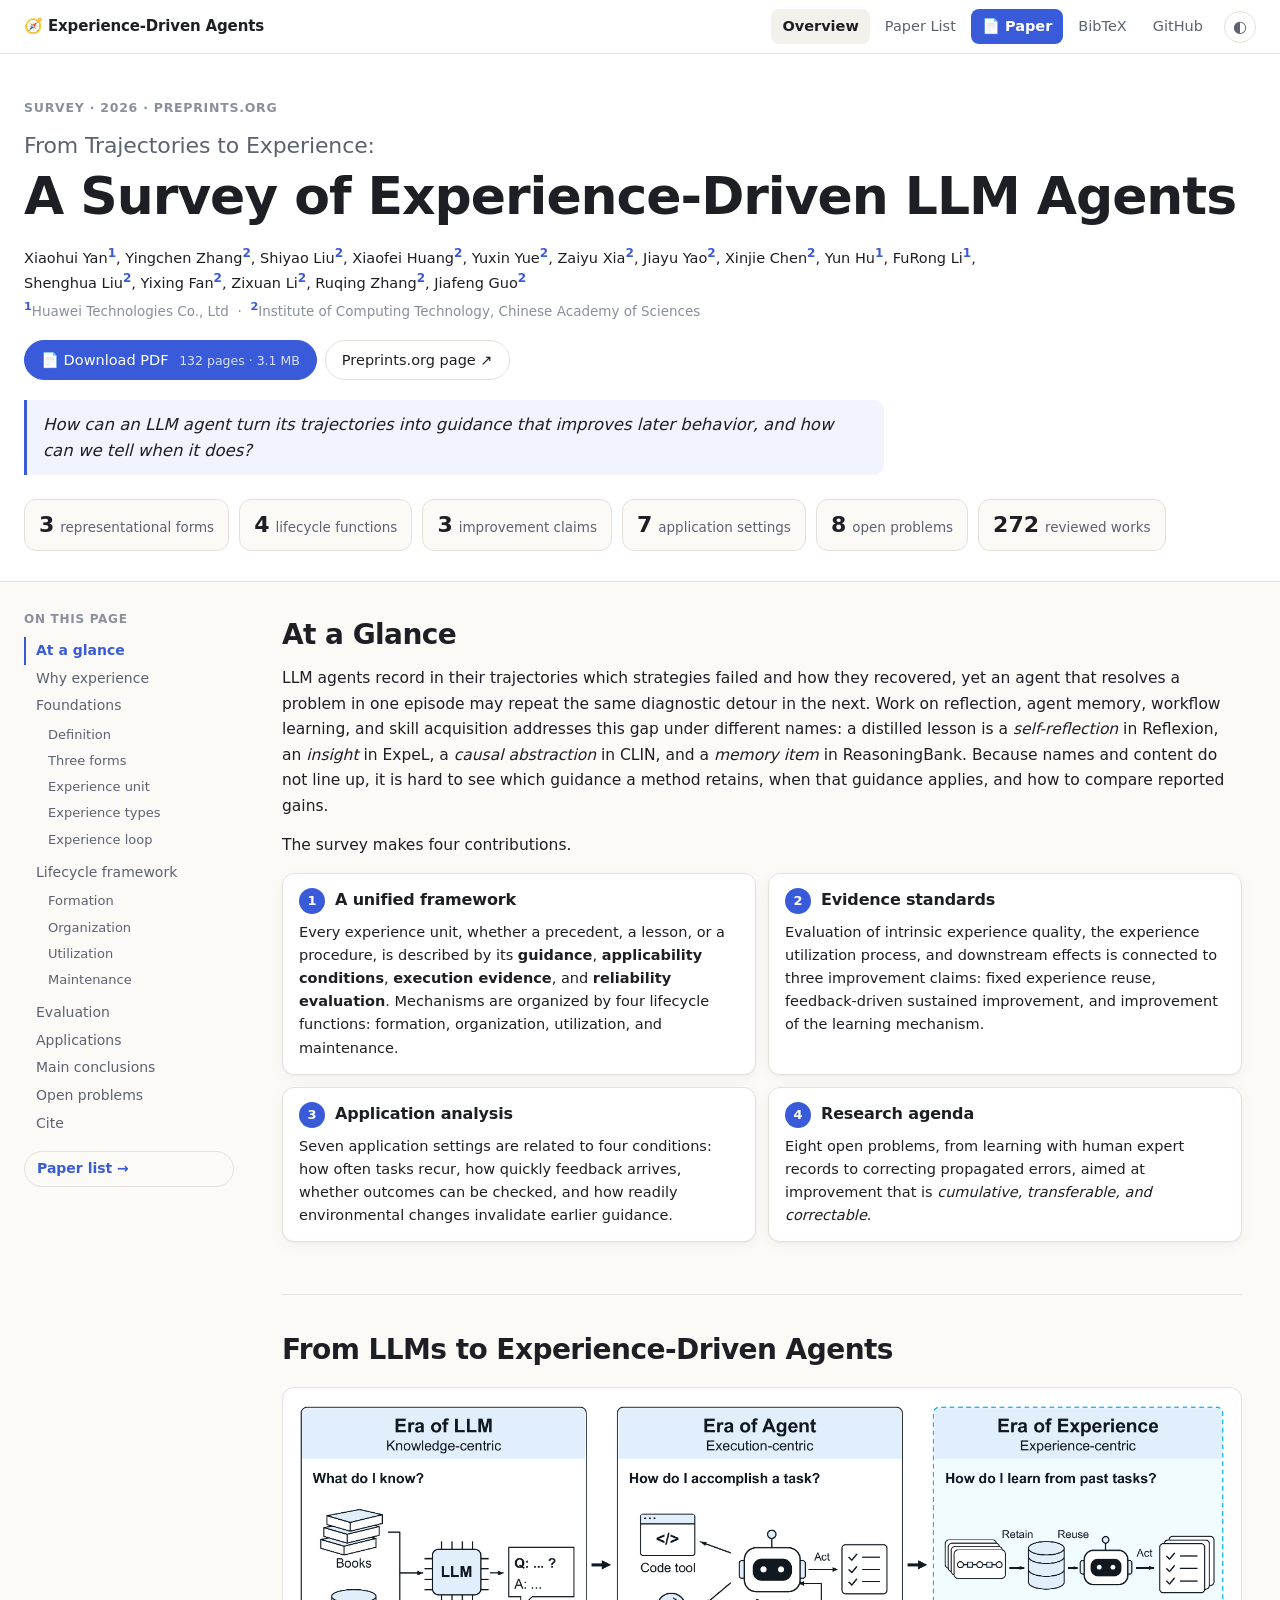
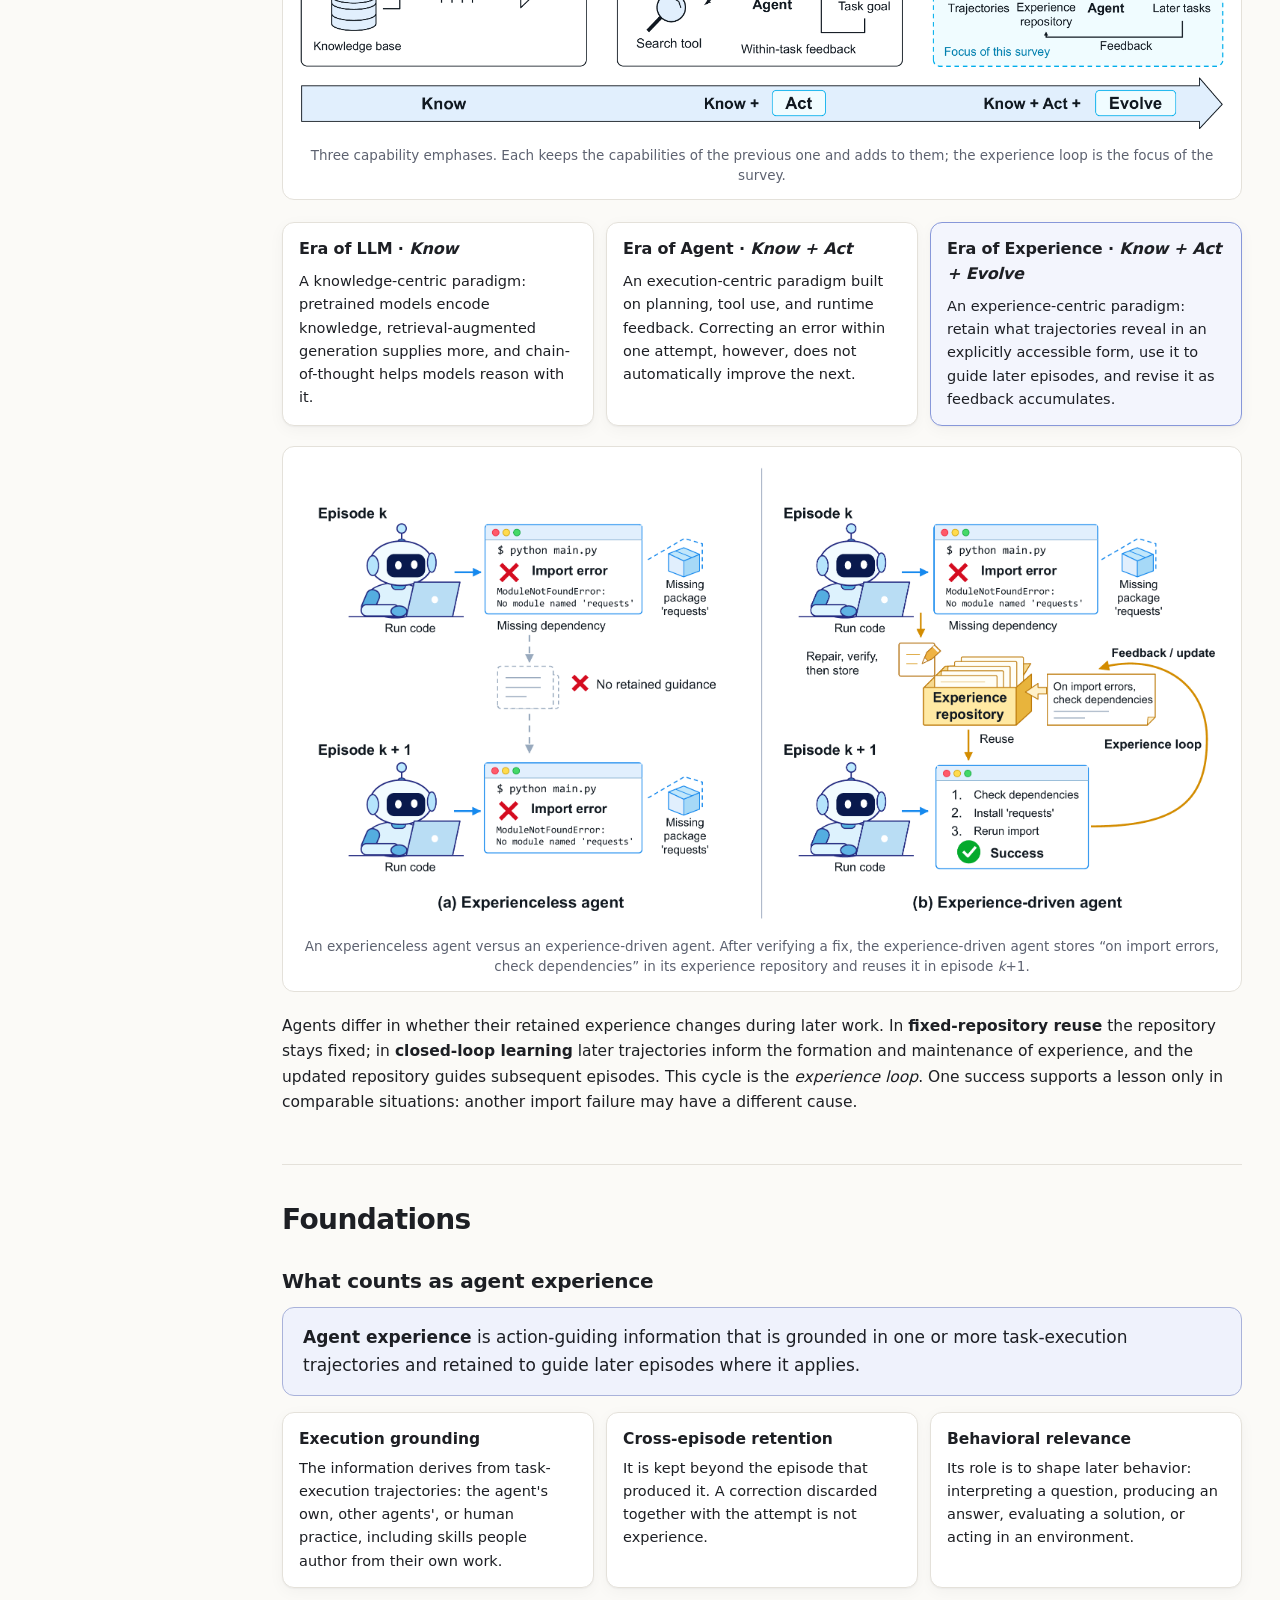
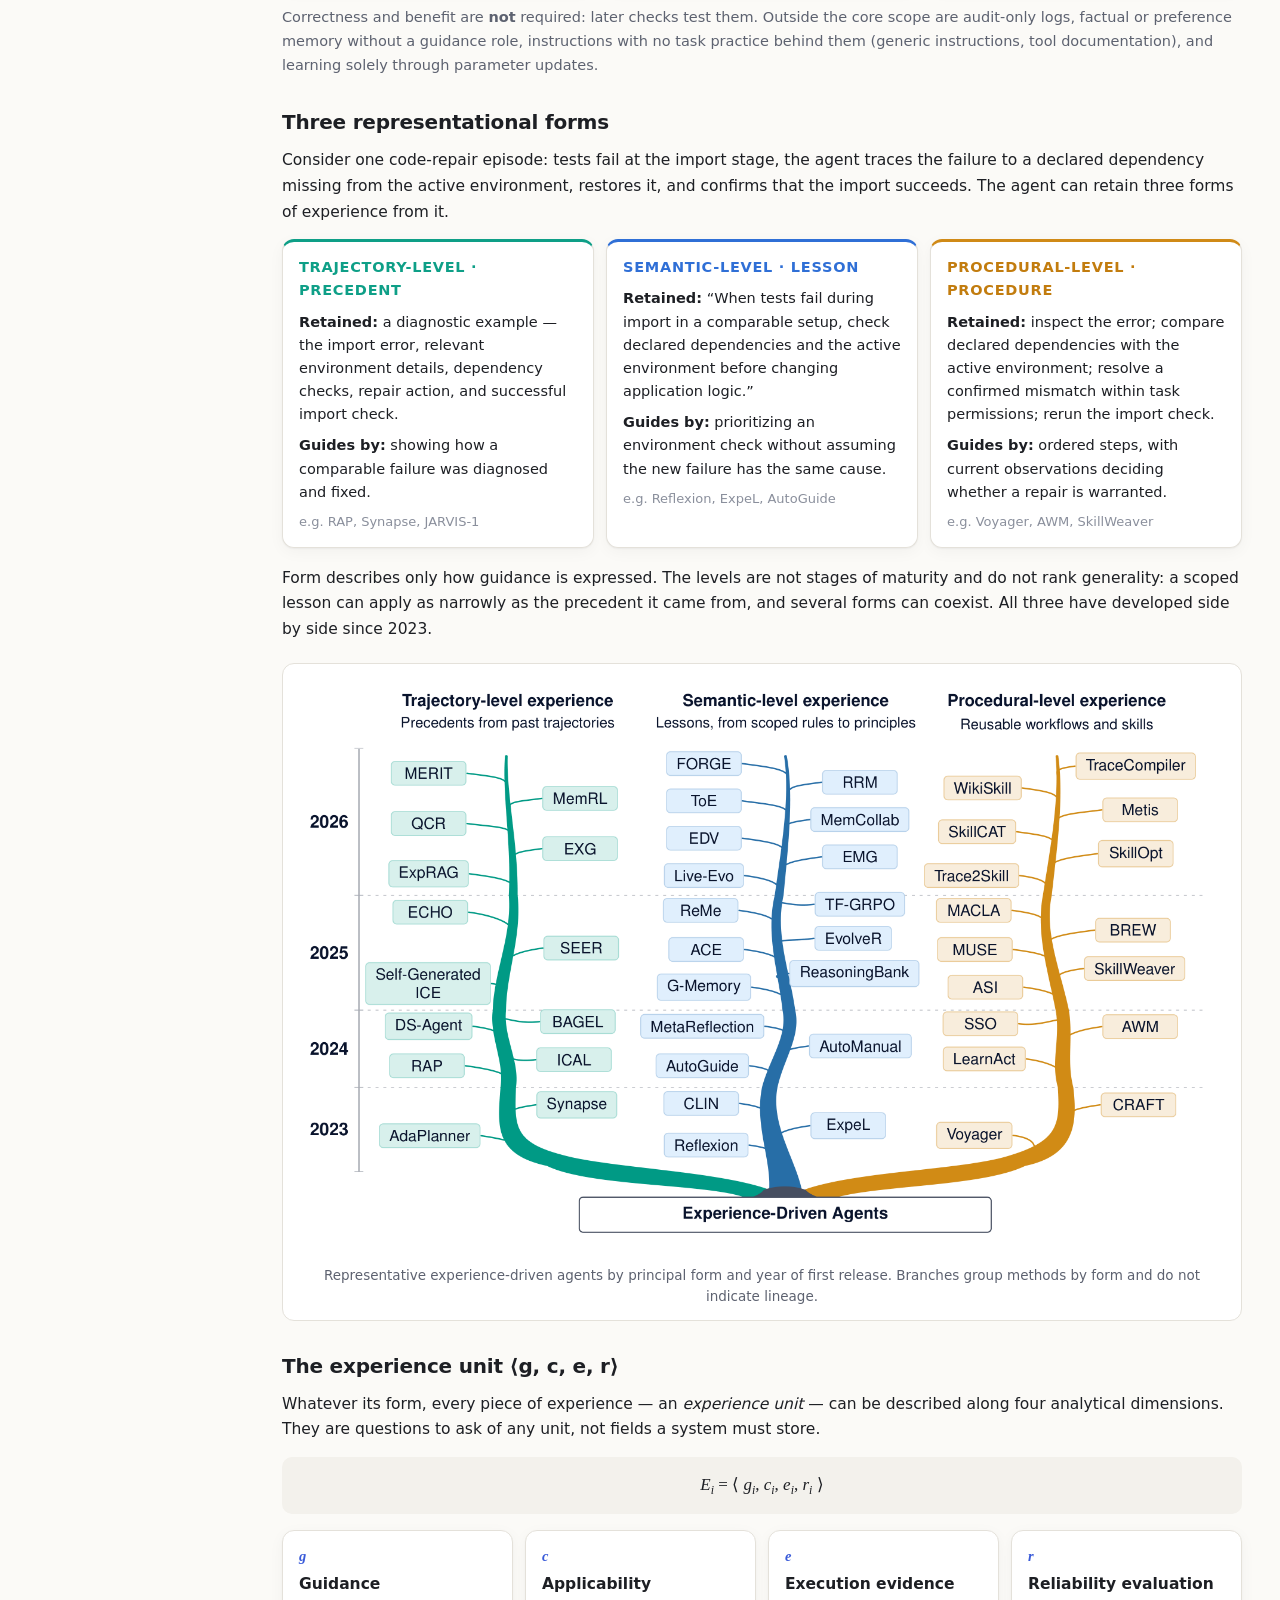
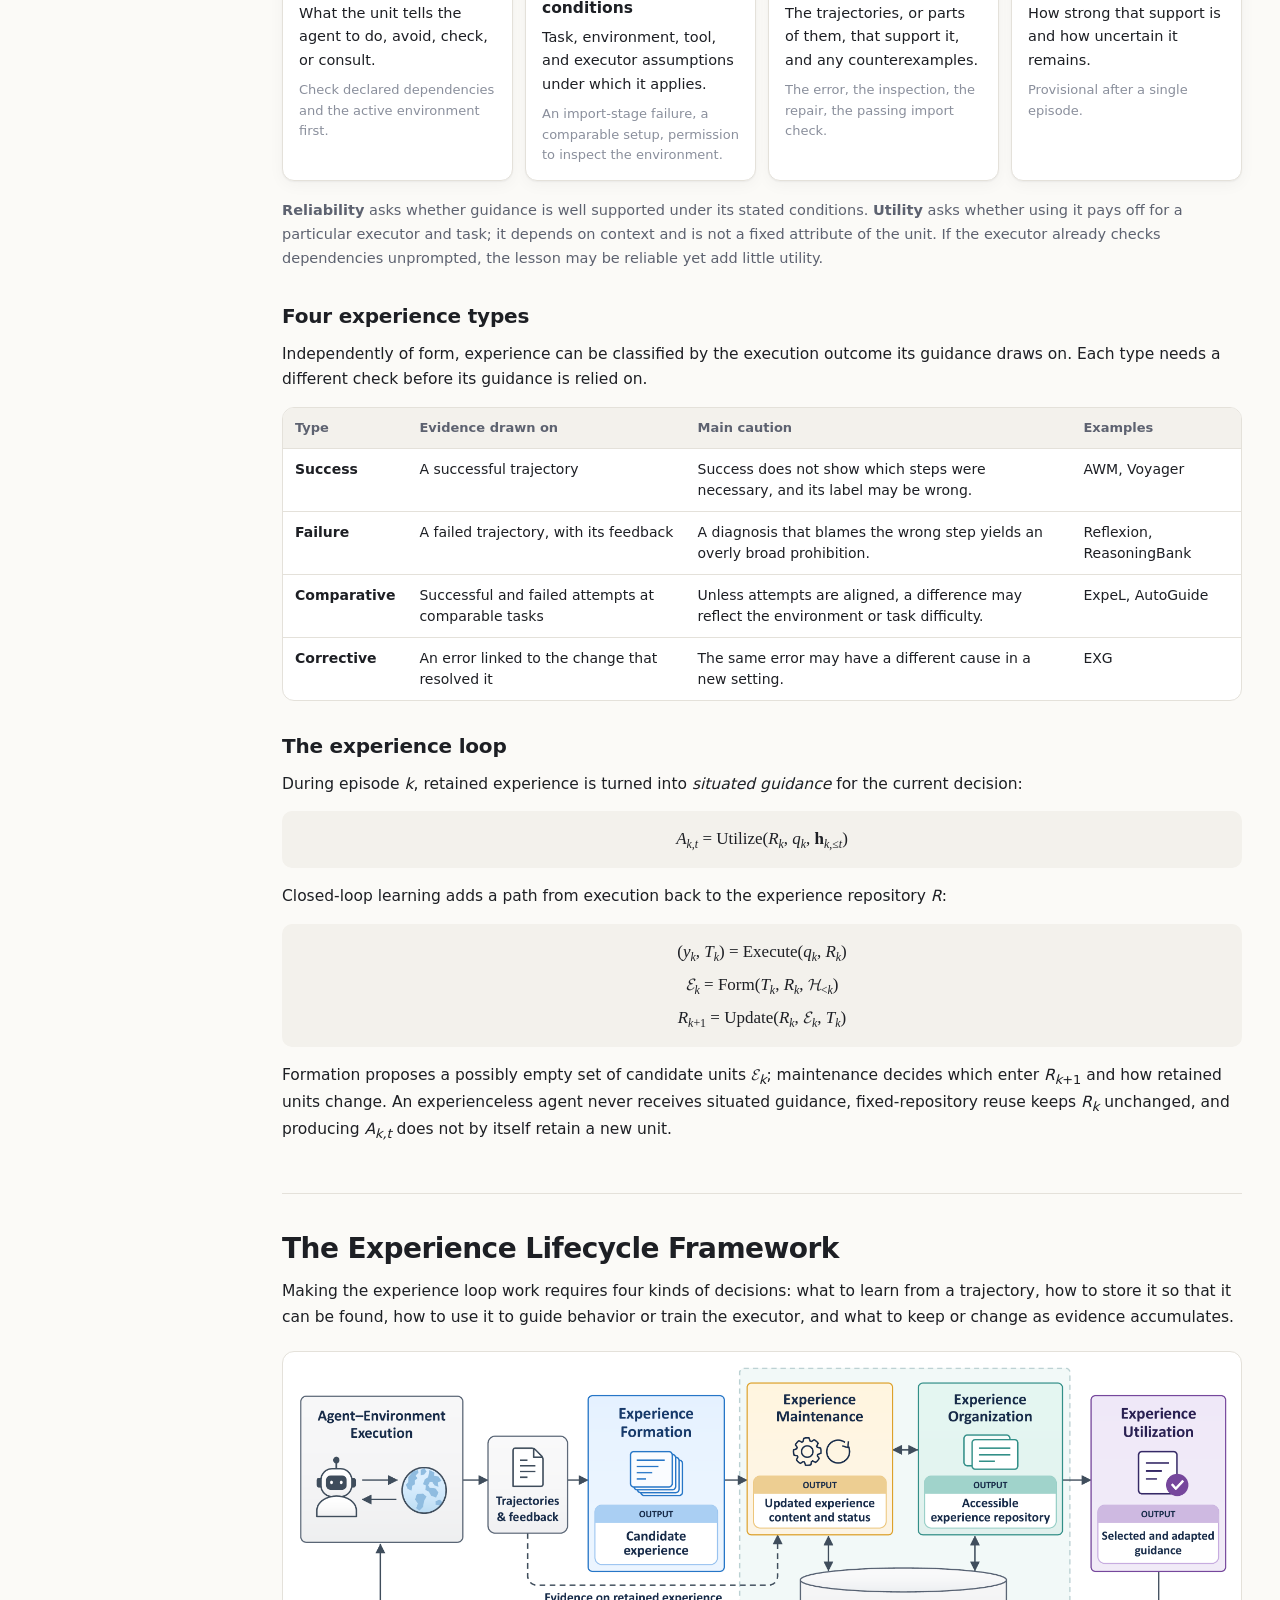
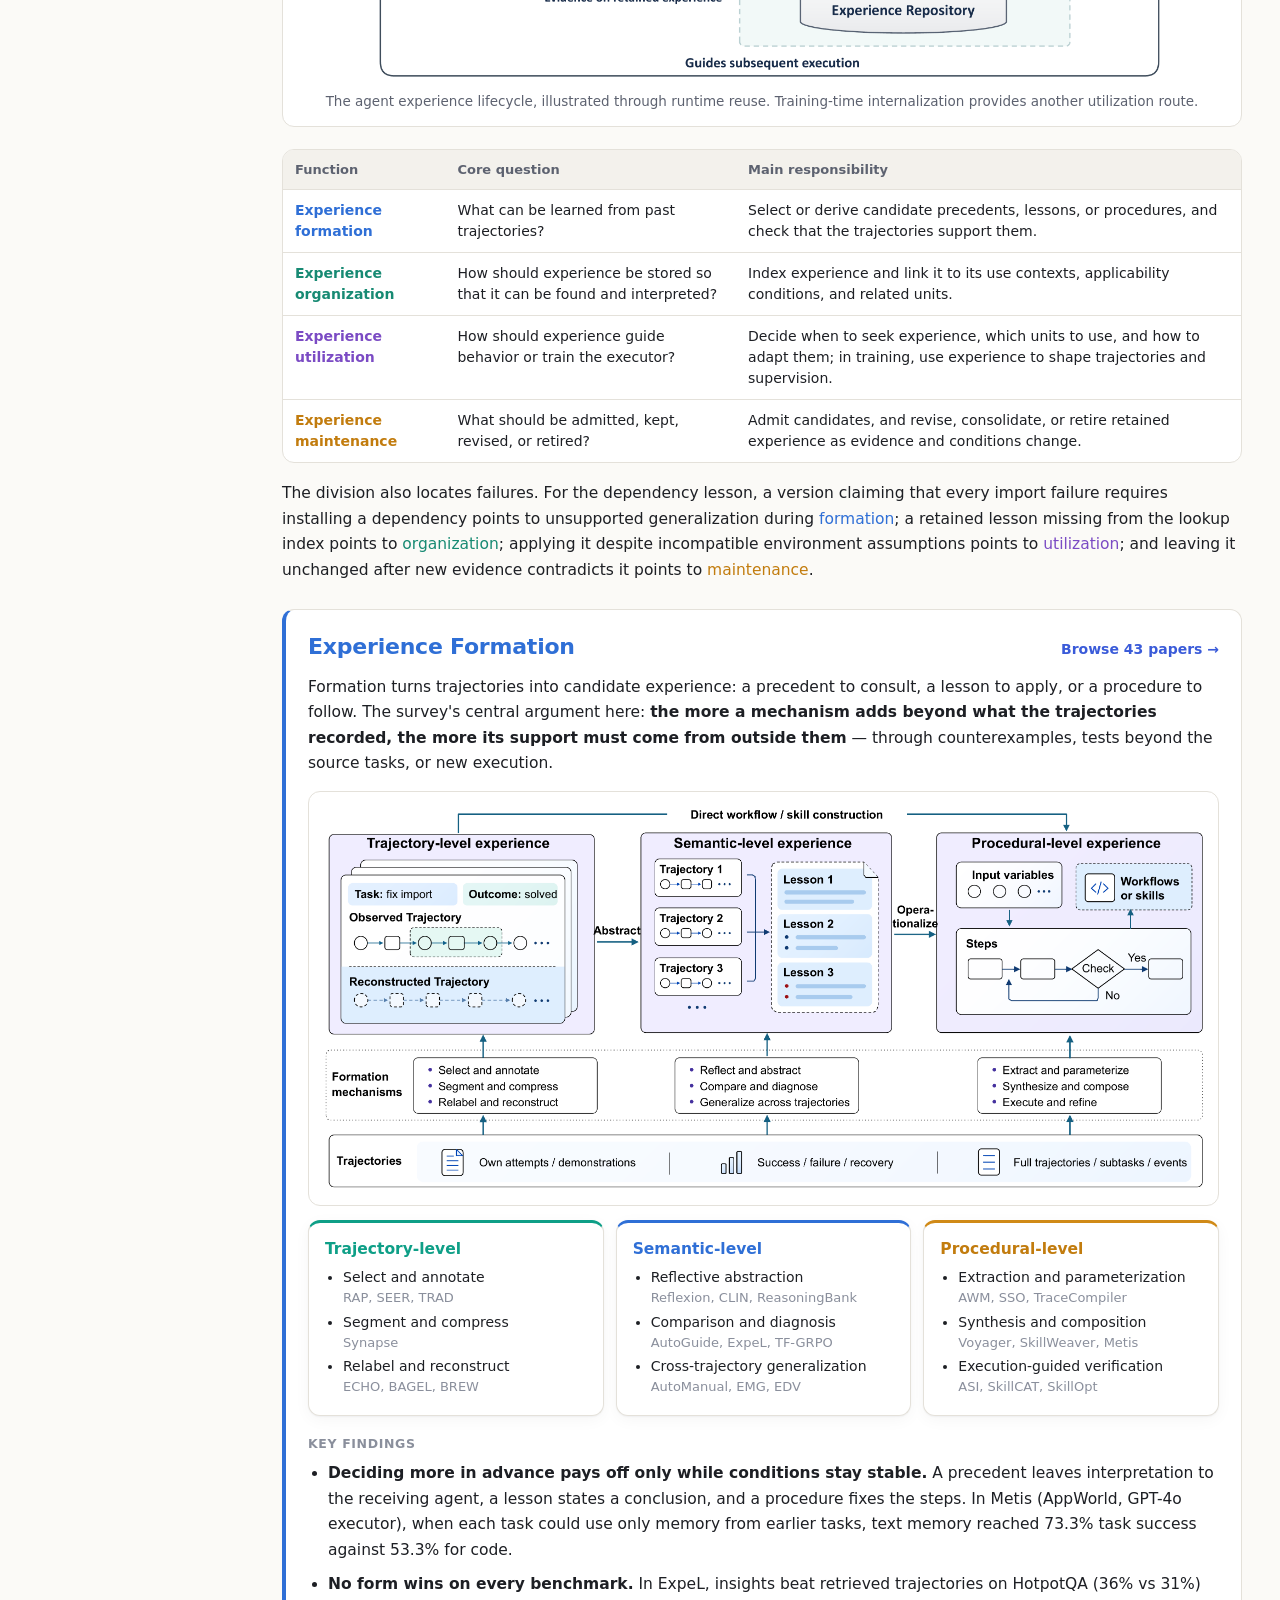
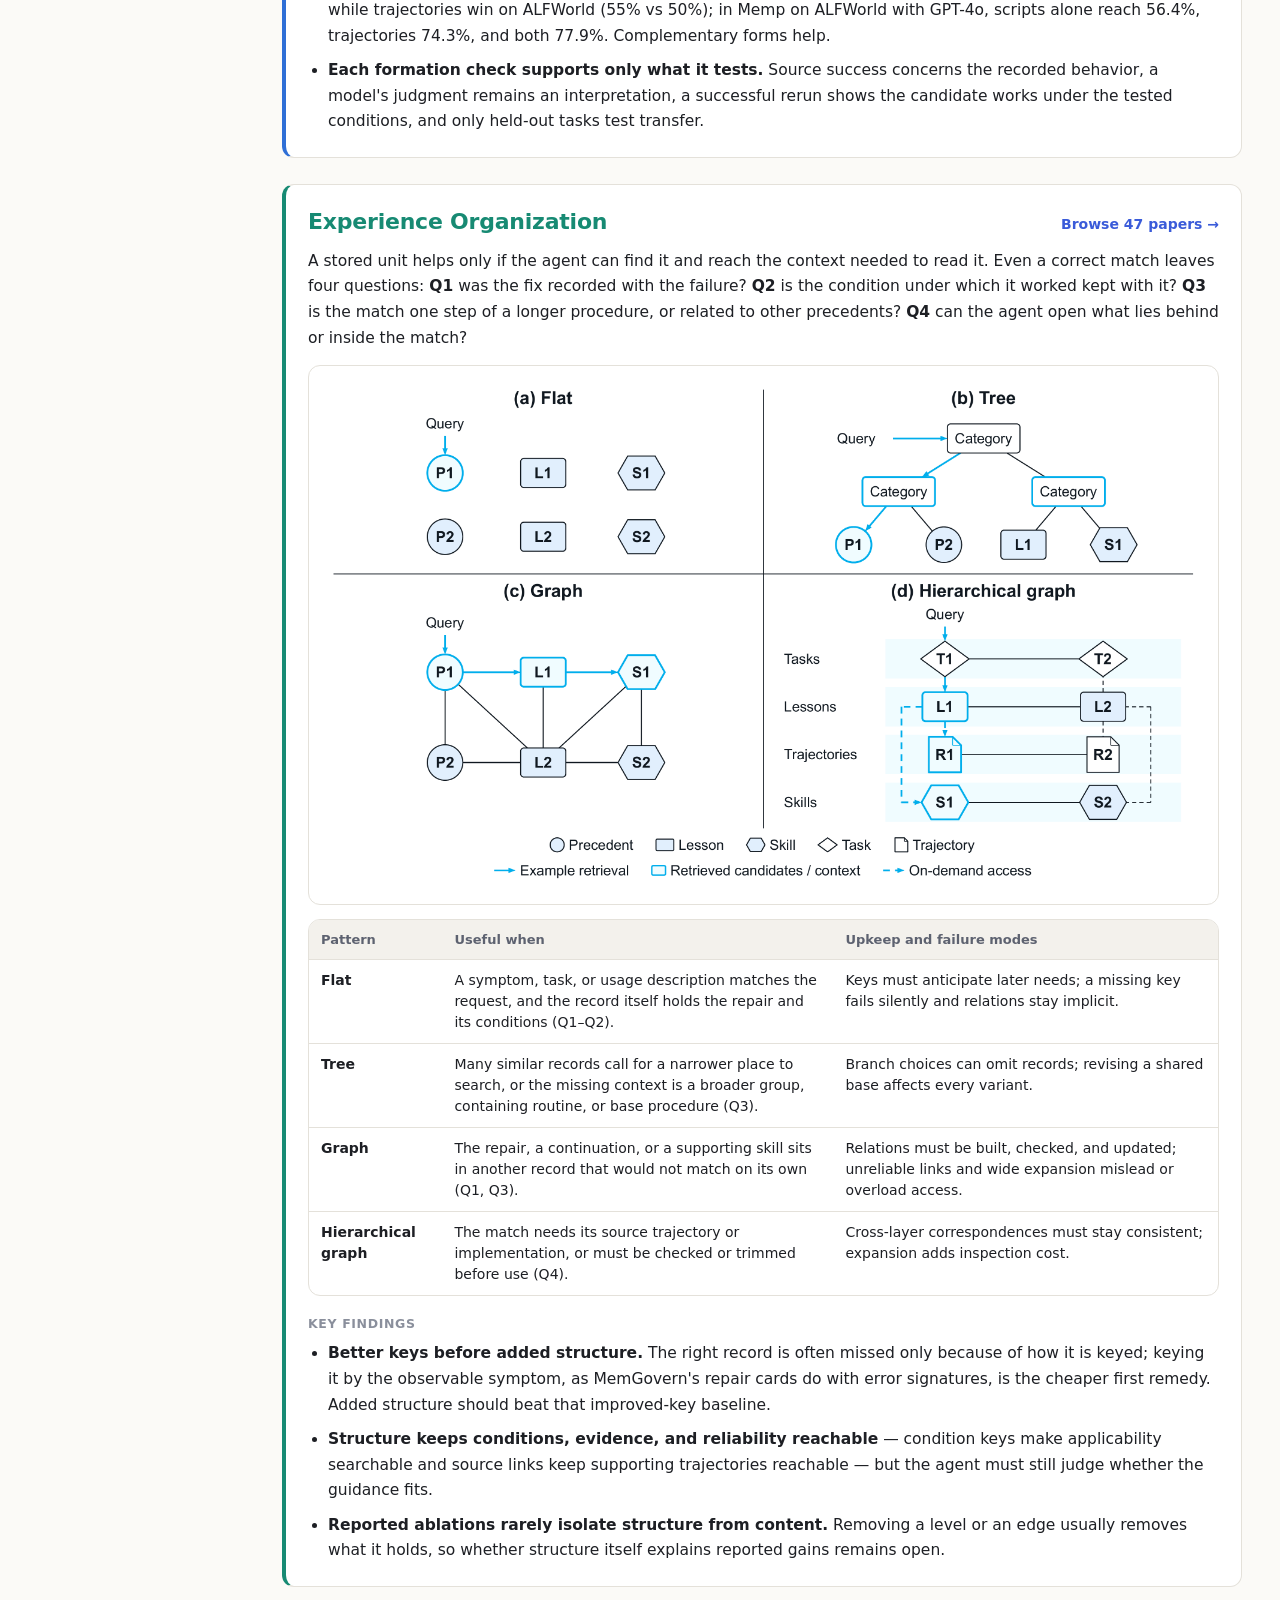
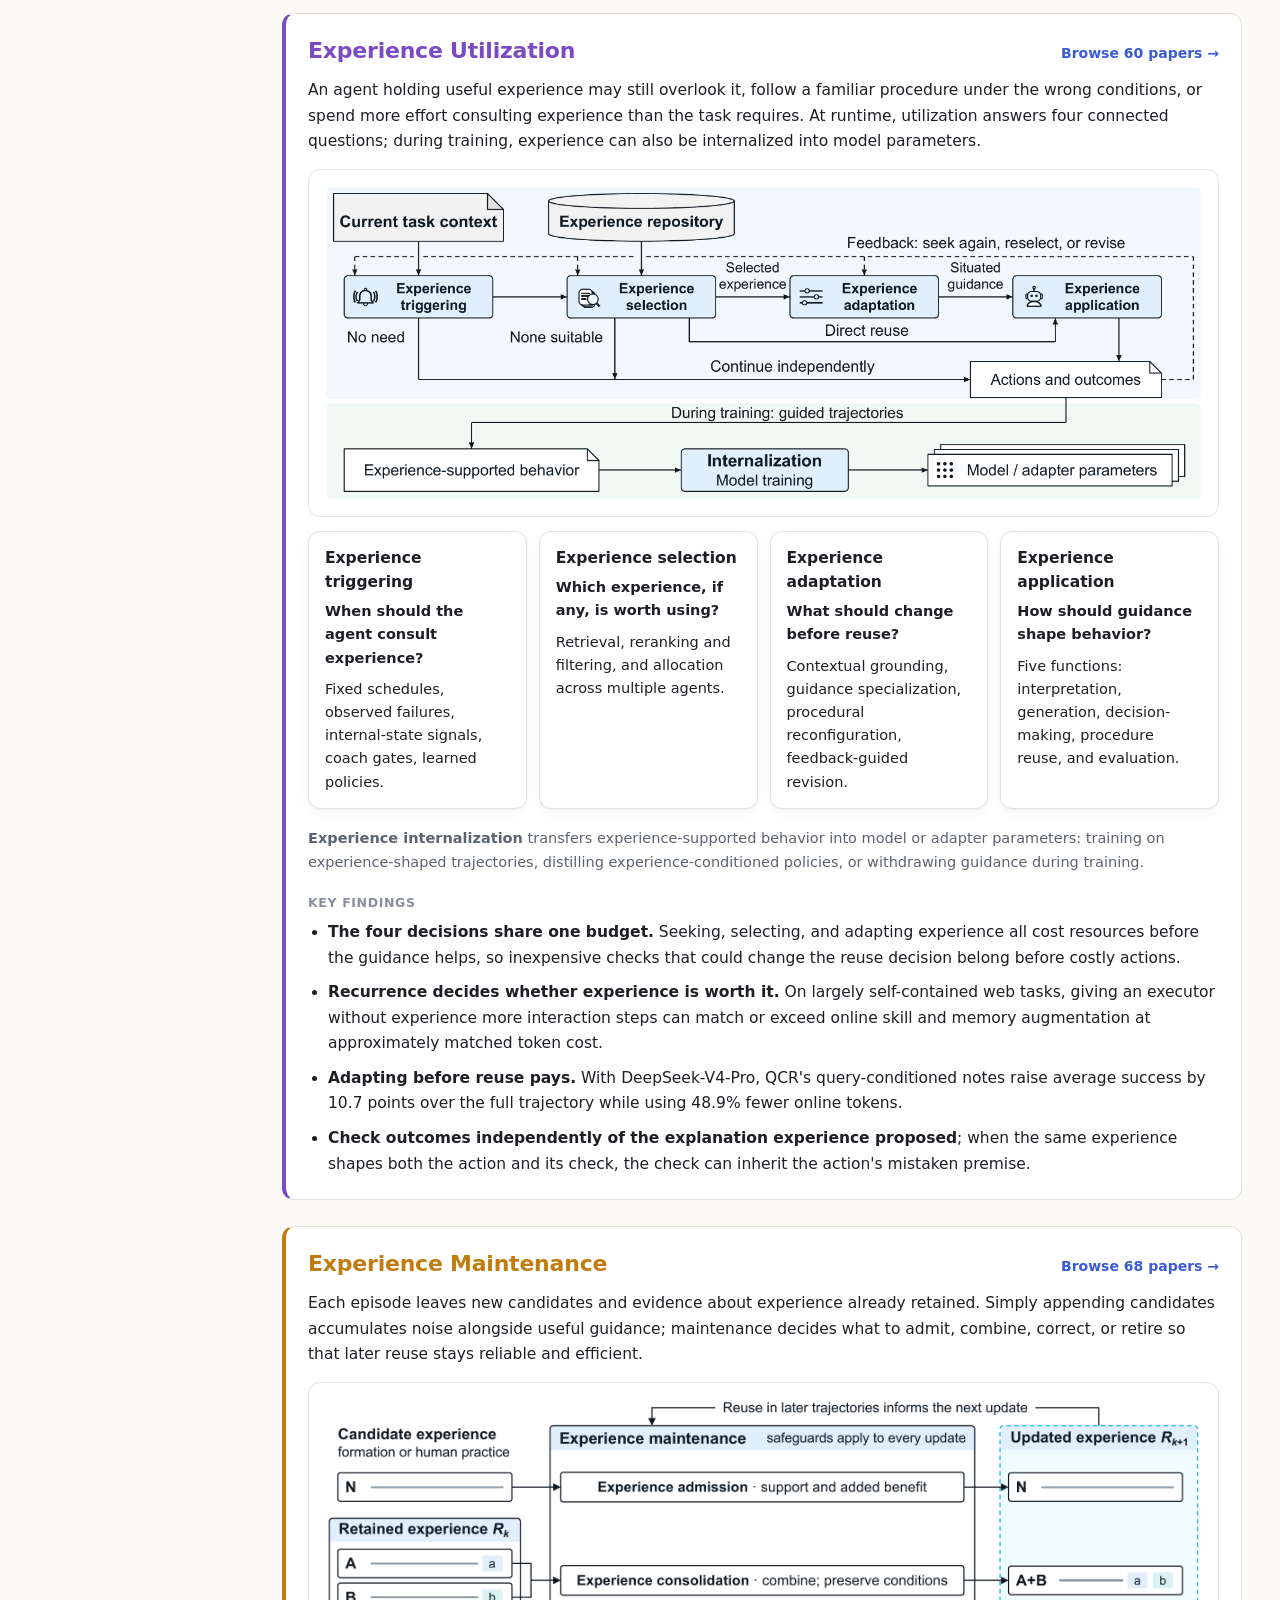
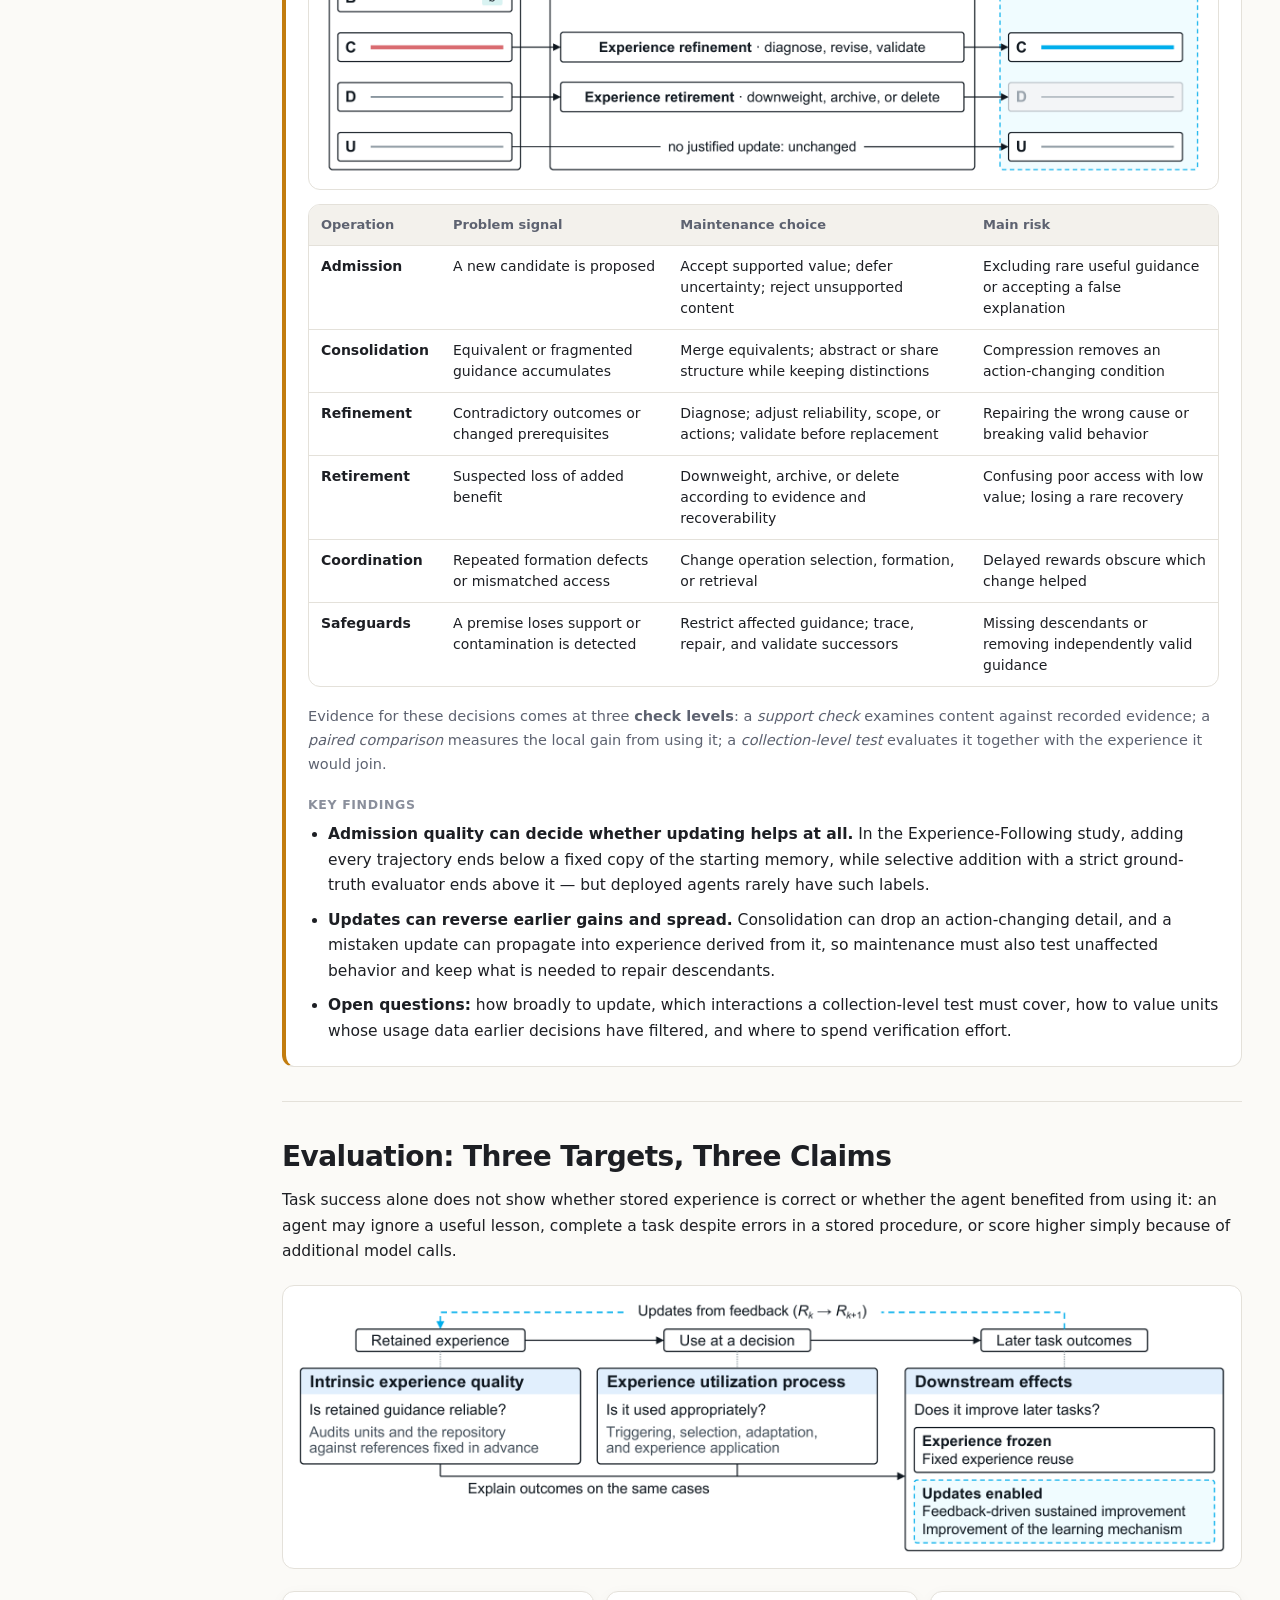
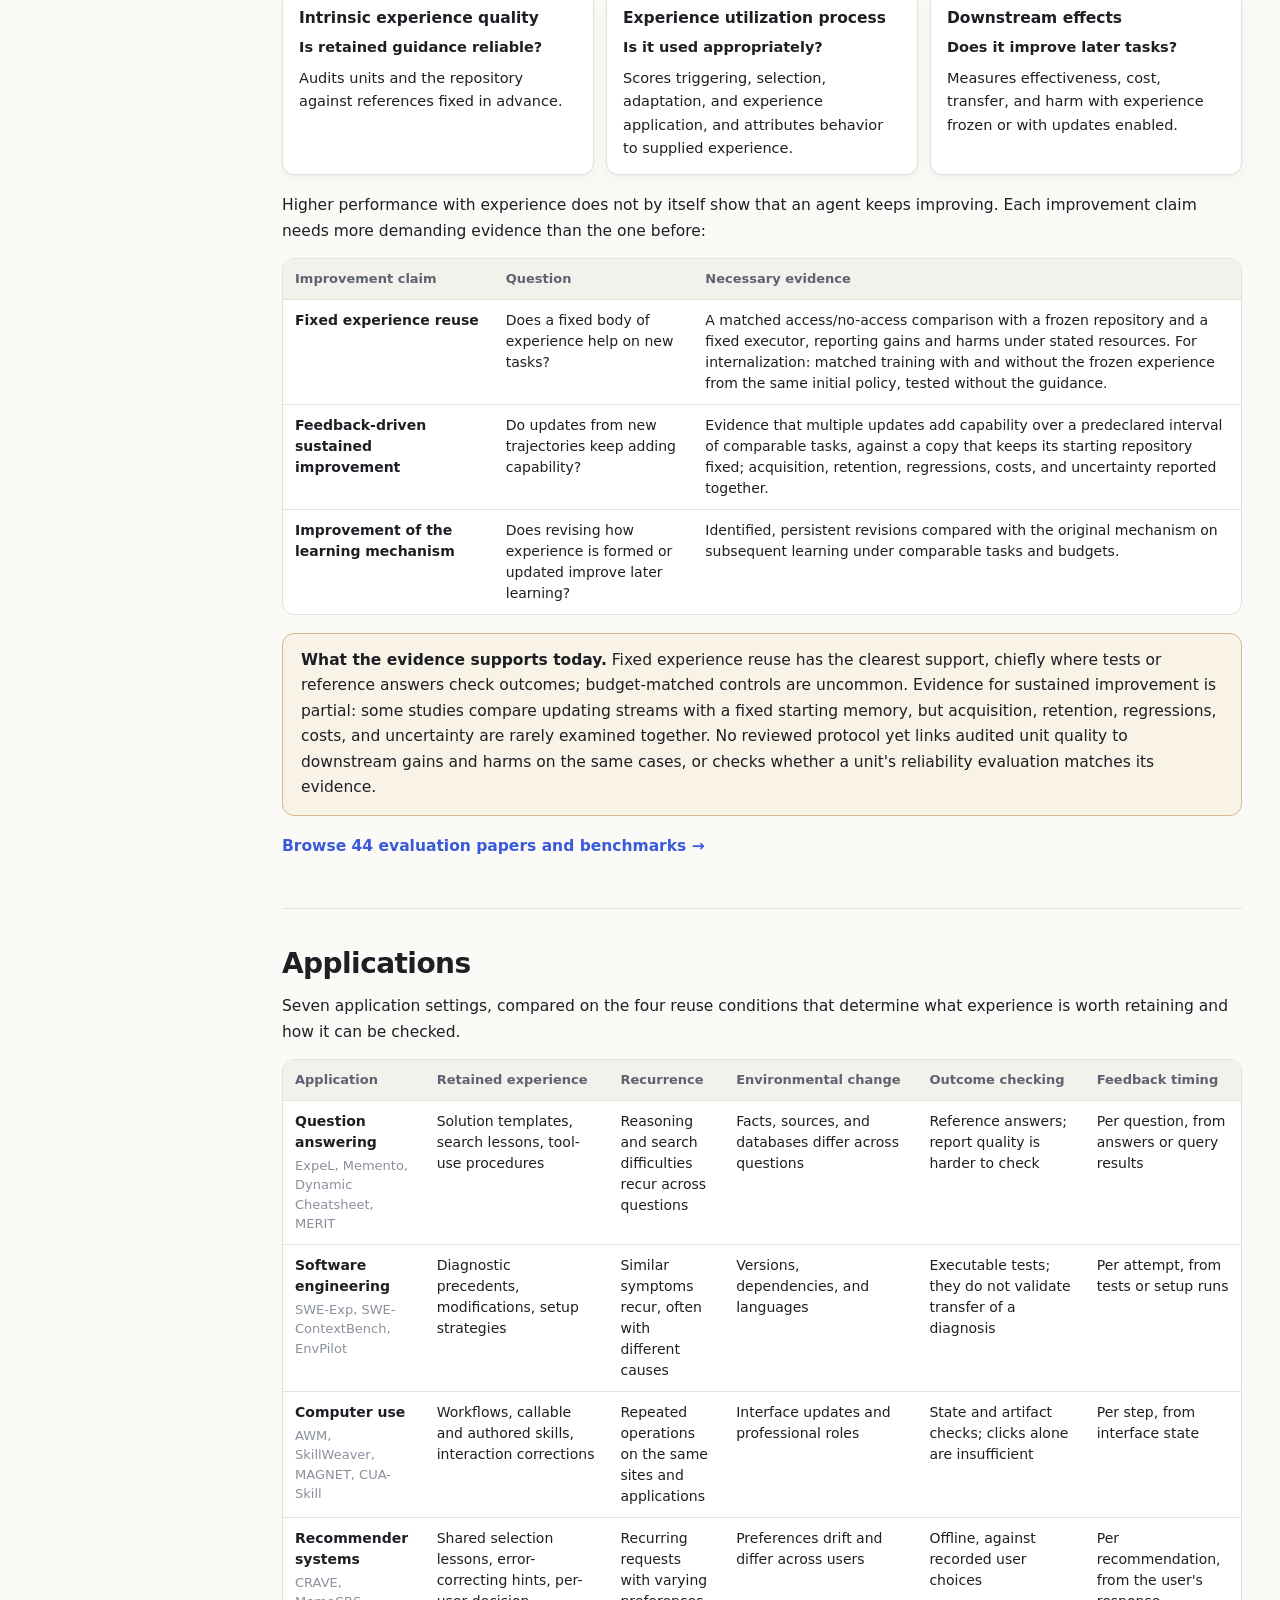
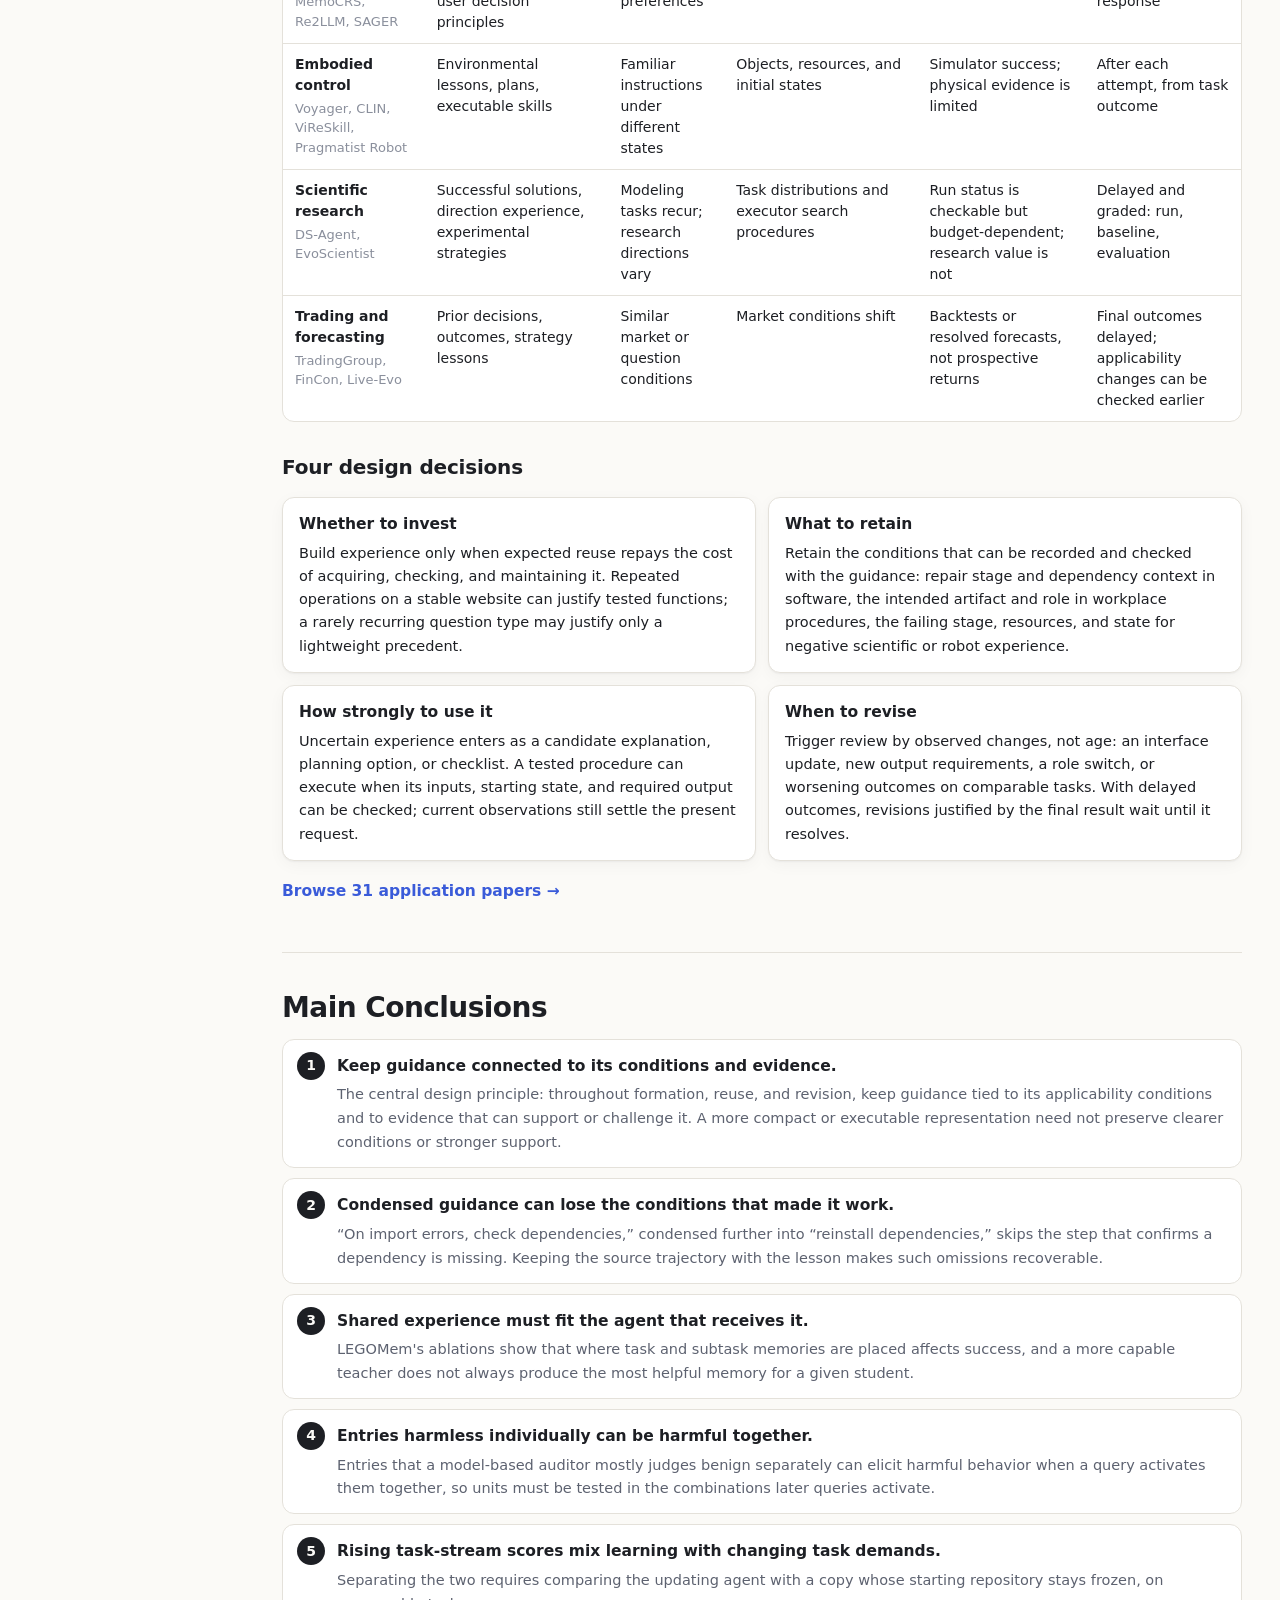
<file: docs/index.html>
<!doctype html>
<html lang="en">
<head>
  <meta charset="utf-8">
  <meta name="viewport" content="width=device-width, initial-scale=1">
  <title>A Survey of Experience-Driven LLM Agents · From Trajectories to Experience</title>
  <meta name="description" content="Overview of the survey From Trajectories to Experience: A Survey of Experience-Driven LLM Agents — definitions, the experience lifecycle framework, evaluation standards, applications, main conclusions, and open problems.">
  <link rel="icon" href="data:image/svg+xml,<svg xmlns='http://www.w3.org/2000/svg' viewBox='0 0 100 100'><text y='.9em' font-size='90'>🧭</text></svg>">
  <link rel="stylesheet" href="style.css?v=5">
</head>
<body data-page="overview">
  <nav class="topnav" aria-label="Site">
    <div class="wrap topnav-inner">
      <a class="brand" href="index.html">🧭 Experience-Driven Agents</a>
      <div class="topnav-links">
        <a href="index.html" aria-current="page">Overview</a>
        <a href="papers.html">Paper List</a>
        <a class="nav-paper" href="https://www.preprints.org/manuscript/202610.0937" target="_blank" rel="noopener" title="Download the survey (Preprints.org)"><span class="nav-ico" aria-hidden="true">📄 </span>Paper</a>
        <button class="nav-btn" type="button" data-open-bibtex aria-haspopup="dialog">BibTeX</button>
        <a href="https://github.com/xiaohuiyan/awesome-experience-driven-agents">GitHub</a>
        <button id="theme" class="icon-btn" type="button" aria-label="Toggle dark mode" title="Toggle dark mode">◐</button>
      </div>
    </div>
  </nav>

  <header class="hero survey-hero">
    <div class="wrap">
      <p class="eyebrow">Survey · 2026 · Preprints.org</p>
      <p class="pretitle">From Trajectories to Experience:</p>
      <h1>A Survey of Experience-Driven LLM Agents</h1>
      <p class="authors">Xiaohui Yan<sup>1</sup>, Yingchen Zhang<sup>2</sup>, Shiyao Liu<sup>2</sup>, Xiaofei Huang<sup>2</sup>, Yuxin Yue<sup>2</sup>,
        Zaiyu Xia<sup>2</sup>, Jiayu Yao<sup>2</sup>, Xinjie Chen<sup>2</sup>, Yun Hu<sup>1</sup>, FuRong Li<sup>1</sup>, Shenghua Liu<sup>2</sup>,
        Yixing Fan<sup>2</sup>, Zixuan Li<sup>2</sup>, Ruqing Zhang<sup>2</sup>, Jiafeng Guo<sup>2</sup></p>
      <p class="affil"><sup>1</sup>Huawei Technologies Co., Ltd &nbsp;·&nbsp; <sup>2</sup>Institute of Computing Technology, Chinese Academy of Sciences</p>
      <div class="paper-links">
        <a class="btn primary" href="Experience-Driven-Agent-Survey.pdf" download>📄 Download PDF <span class="btn-meta">132 pages · 3.1 MB</span></a>
        <a class="btn" href="https://www.preprints.org/manuscript/202610.0937" target="_blank" rel="noopener">Preprints.org page ↗</a>
      </div>
      <p class="question">How can an LLM agent turn its trajectories into guidance that improves later behavior, and how can we tell when it does?</p>
      <ul class="kpis" aria-label="The survey in numbers">
        <li><b>3</b><span>representational forms</span></li>
        <li><b>4</b><span>lifecycle functions</span></li>
        <li><b>3</b><span>improvement claims</span></li>
        <li><b>7</b><span>application settings</span></li>
        <li><b>8</b><span>open problems</span></li>
        <li><b data-count="all">271</b><span>reviewed works</span></li>
      </ul>
    </div>
  </header>

  <div class="wrap doc-layout">
    <aside class="toc" aria-label="On this page">
      <p class="toc-title">On this page</p>
      <ol>
        <li><a href="#glance">At a glance</a></li>
        <li><a href="#era">Why experience</a></li>
        <li><a href="#foundations">Foundations</a>
          <ol>
            <li><a href="#definition">Definition</a></li>
            <li><a href="#forms">Three forms</a></li>
            <li><a href="#unit">Experience unit</a></li>
            <li><a href="#types">Experience types</a></li>
            <li><a href="#loop">Experience loop</a></li>
          </ol>
        </li>
        <li><a href="#framework">Lifecycle framework</a>
          <ol>
            <li><a href="#formation">Formation</a></li>
            <li><a href="#organization">Organization</a></li>
            <li><a href="#utilization">Utilization</a></li>
            <li><a href="#maintenance">Maintenance</a></li>
          </ol>
        </li>
        <li><a href="#evaluation">Evaluation</a></li>
        <li><a href="#applications">Applications</a></li>
        <li><a href="#conclusions">Main conclusions</a></li>
        <li><a href="#open-problems">Open problems</a></li>
        <li><a href="#cite">Cite</a></li>
      </ol>
      <a class="toc-cta" href="papers.html">Paper list →</a>
    </aside>

    <main class="doc">
      <!-- ============ AT A GLANCE ============ -->
      <section id="glance">
        <h2>At a Glance</h2>
        <p>LLM agents record in their trajectories which strategies failed and how they recovered, yet an agent that resolves a problem in one
          episode may repeat the same diagnostic detour in the next. Work on reflection, agent memory, workflow learning, and skill acquisition
          addresses this gap under different names: a distilled lesson is a <em>self-reflection</em> in Reflexion, an <em>insight</em> in ExpeL,
          a <em>causal abstraction</em> in CLIN, and a <em>memory item</em> in ReasoningBank. Because names and content do not line up, it is hard
          to see which guidance a method retains, when that guidance applies, and how to compare reported gains.</p>
        <p>The survey makes four contributions.</p>
        <div class="cards cols-2">
          <div class="card-x"><span class="num">1</span><h3>A unified framework</h3>
            <p>Every experience unit, whether a precedent, a lesson, or a procedure, is described by its <b>guidance</b>, <b>applicability conditions</b>,
              <b>execution evidence</b>, and <b>reliability evaluation</b>. Mechanisms are organized by four lifecycle functions:
              formation, organization, utilization, and maintenance.</p></div>
          <div class="card-x"><span class="num">2</span><h3>Evidence standards</h3>
            <p>Evaluation of intrinsic experience quality, the experience utilization process, and downstream effects is connected to three
              improvement claims: fixed experience reuse, feedback-driven sustained improvement, and improvement of the learning mechanism.</p></div>
          <div class="card-x"><span class="num">3</span><h3>Application analysis</h3>
            <p>Seven application settings are related to four conditions: how often tasks recur, how quickly feedback arrives, whether outcomes can
              be checked, and how readily environmental changes invalidate earlier guidance.</p></div>
          <div class="card-x"><span class="num">4</span><h3>Research agenda</h3>
            <p>Eight open problems, from learning with human expert records to correcting propagated errors, aimed at improvement that is
              <em>cumulative, transferable, and correctable</em>.</p></div>
        </div>
      </section>

      <!-- ============ ERA ============ -->
      <section id="era">
        <h2>From LLMs to Experience-Driven Agents</h2>
        <figure class="fig">
          <img src="assets/LLM-to-Agent-Era-II.png" alt="Three capability emphases: Era of LLM (Know), Era of Agent (Know + Act), Era of Experience (Know + Act + Evolve)." loading="lazy">
          <figcaption>Three capability emphases. Each keeps the capabilities of the previous one and adds to them; the experience loop is the focus of the survey.</figcaption>
        </figure>
        <div class="cards cols-3">
          <div class="card-x"><h3>Era of LLM · <em>Know</em></h3><p>A knowledge-centric paradigm: pretrained models encode knowledge, retrieval-augmented generation supplies more, and chain-of-thought helps models reason with it.</p></div>
          <div class="card-x"><h3>Era of Agent · <em>Know + Act</em></h3><p>An execution-centric paradigm built on planning, tool use, and runtime feedback. Correcting an error within one attempt, however, does not automatically improve the next.</p></div>
          <div class="card-x accent"><h3>Era of Experience · <em>Know + Act + Evolve</em></h3><p>An experience-centric paradigm: retain what trajectories reveal in an explicitly accessible form, use it to guide later episodes, and revise it as feedback accumulates.</p></div>
        </div>
        <figure class="fig">
          <img src="assets/experience-configurations.png" alt="An experienceless agent repeats an import error; an experience-driven agent verifies its fix, stores the lesson, and reuses it in the next episode." loading="lazy">
          <figcaption>An experienceless agent versus an experience-driven agent. After verifying a fix, the experience-driven agent stores
            “on import errors, check dependencies” in its experience repository and reuses it in episode <i>k</i>+1.</figcaption>
        </figure>
        <p>Agents differ in whether their retained experience changes during later work. In <b>fixed-repository reuse</b> the repository stays
          fixed; in <b>closed-loop learning</b> later trajectories inform the formation and maintenance of experience, and the updated repository
          guides subsequent episodes. This cycle is the <em>experience loop</em>. One success supports a lesson only in comparable situations:
          another import failure may have a different cause.</p>
      </section>

      <!-- ============ FOUNDATIONS ============ -->
      <section id="foundations">
        <h2>Foundations</h2>

        <h3 id="definition">What counts as agent experience</h3>
        <blockquote class="definition">
          <p><b>Agent experience</b> is action-guiding information that is grounded in one or more task-execution trajectories and retained
            to guide later episodes where it applies.</p>
        </blockquote>
        <div class="cards cols-3">
          <div class="card-x"><h4>Execution grounding</h4><p>The information derives from task-execution trajectories: the agent's own, other agents', or human practice, including skills people author from their own work.</p></div>
          <div class="card-x"><h4>Cross-episode retention</h4><p>It is kept beyond the episode that produced it. A correction discarded together with the attempt is not experience.</p></div>
          <div class="card-x"><h4>Behavioral relevance</h4><p>Its role is to shape later behavior: interpreting a question, producing an answer, evaluating a solution, or acting in an environment.</p></div>
        </div>
        <p class="note">Correctness and benefit are <b>not</b> required: later checks test them. Outside the core scope are audit-only logs, factual or
          preference memory without a guidance role, instructions with no task practice behind them (generic instructions, tool documentation),
          and learning solely through parameter updates.</p>

        <h3 id="forms">Three representational forms</h3>
        <p>Consider one code-repair episode: tests fail at the import stage, the agent traces the failure to a declared dependency missing from the
          active environment, restores it, and confirms that the import succeeds. The agent can retain three forms of experience from it.</p>
        <div class="cards cols-3 forms">
          <div class="card-x form-traj"><p class="kicker">Trajectory-level · precedent</p>
            <p><b>Retained:</b> a diagnostic example — the import error, relevant environment details, dependency checks, repair action, and successful import check.</p>
            <p><b>Guides by:</b> showing how a comparable failure was diagnosed and fixed.</p>
            <p class="eg">e.g. RAP, Synapse, JARVIS-1</p></div>
          <div class="card-x form-sem"><p class="kicker">Semantic-level · lesson</p>
            <p><b>Retained:</b> “When tests fail during import in a comparable setup, check declared dependencies and the active environment before changing application logic.”</p>
            <p><b>Guides by:</b> prioritizing an environment check without assuming the new failure has the same cause.</p>
            <p class="eg">e.g. Reflexion, ExpeL, AutoGuide</p></div>
          <div class="card-x form-proc"><p class="kicker">Procedural-level · procedure</p>
            <p><b>Retained:</b> inspect the error; compare declared dependencies with the active environment; resolve a confirmed mismatch within task permissions; rerun the import check.</p>
            <p><b>Guides by:</b> ordered steps, with current observations deciding whether a repair is warranted.</p>
            <p class="eg">e.g. Voyager, AWM, SkillWeaver</p></div>
        </div>
        <p>Form describes only how guidance is expressed. The levels are not stages of maturity and do not rank generality: a scoped lesson can apply
          as narrowly as the precedent it came from, and several forms can coexist. All three have developed side by side since 2023.</p>
        <figure class="fig">
          <img src="assets/method-tree.png" alt="Representative experience-driven agents grouped into trajectory-level, semantic-level, and procedural-level branches by year from 2023 to 2026." loading="lazy">
          <figcaption>Representative experience-driven agents by principal form and year of first release. Branches group methods by form and do not indicate lineage.</figcaption>
        </figure>

        <h3 id="unit">The experience unit ⟨g, c, e, r⟩</h3>
        <p>Whatever its form, every piece of experience — an <em>experience unit</em> — can be described along four analytical dimensions. They are
          questions to ask of any unit, not fields a system must store.</p>
        <p class="formula"><i>E</i><sub><i>i</i></sub> = ⟨ <i>g</i><sub><i>i</i></sub>, <i>c</i><sub><i>i</i></sub>, <i>e</i><sub><i>i</i></sub>, <i>r</i><sub><i>i</i></sub> ⟩</p>
        <div class="cards cols-4 dims">
          <div class="card-x"><p class="sym">g</p><h4>Guidance</h4><p>What the unit tells the agent to do, avoid, check, or consult.</p><p class="eg">Check declared dependencies and the active environment first.</p></div>
          <div class="card-x"><p class="sym">c</p><h4>Applicability conditions</h4><p>Task, environment, tool, and executor assumptions under which it applies.</p><p class="eg">An import-stage failure, a comparable setup, permission to inspect the environment.</p></div>
          <div class="card-x"><p class="sym">e</p><h4>Execution evidence</h4><p>The trajectories, or parts of them, that support it, and any counterexamples.</p><p class="eg">The error, the inspection, the repair, the passing import check.</p></div>
          <div class="card-x"><p class="sym">r</p><h4>Reliability evaluation</h4><p>How strong that support is and how uncertain it remains.</p><p class="eg">Provisional after a single episode.</p></div>
        </div>
        <p class="note"><b>Reliability</b> asks whether guidance is well supported under its stated conditions. <b>Utility</b> asks whether using it pays off
          for a particular executor and task; it depends on context and is not a fixed attribute of the unit. If the executor already checks
          dependencies unprompted, the lesson may be reliable yet add little utility.</p>

        <h3 id="types">Four experience types</h3>
        <p>Independently of form, experience can be classified by the execution outcome its guidance draws on. Each type needs a different check before its guidance is relied on.</p>
        <div class="table-wrap">
          <table class="tbl">
            <thead><tr><th>Type</th><th>Evidence drawn on</th><th>Main caution</th><th>Examples</th></tr></thead>
            <tbody>
              <tr><td><b>Success</b></td><td>A successful trajectory</td><td>Success does not show which steps were necessary, and its label may be wrong.</td><td>AWM, Voyager</td></tr>
              <tr><td><b>Failure</b></td><td>A failed trajectory, with its feedback</td><td>A diagnosis that blames the wrong step yields an overly broad prohibition.</td><td>Reflexion, ReasoningBank</td></tr>
              <tr><td><b>Comparative</b></td><td>Successful and failed attempts at comparable tasks</td><td>Unless attempts are aligned, a difference may reflect the environment or task difficulty.</td><td>ExpeL, AutoGuide</td></tr>
              <tr><td><b>Corrective</b></td><td>An error linked to the change that resolved it</td><td>The same error may have a different cause in a new setting.</td><td>EXG</td></tr>
            </tbody>
          </table>
        </div>

        <h3 id="loop">The experience loop</h3>
        <p>During episode <i>k</i>, retained experience is turned into <em>situated guidance</em> for the current decision:</p>
        <p class="formula"><i>A</i><sub><i>k,t</i></sub> = Utilize(<i>R</i><sub><i>k</i></sub>, <i>q</i><sub><i>k</i></sub>, <b>h</b><sub><i>k</i>,≤<i>t</i></sub>)</p>
        <p>Closed-loop learning adds a path from execution back to the experience repository <i>R</i>:</p>
        <p class="formula stack">(<i>y</i><sub><i>k</i></sub>, <i>T</i><sub><i>k</i></sub>) = Execute(<i>q</i><sub><i>k</i></sub>, <i>R</i><sub><i>k</i></sub>)<br>
          𝓔<sub><i>k</i></sub> = Form(<i>T</i><sub><i>k</i></sub>, <i>R</i><sub><i>k</i></sub>, 𝓗<sub>&lt;<i>k</i></sub>)<br>
          <i>R</i><sub><i>k</i>+1</sub> = Update(<i>R</i><sub><i>k</i></sub>, 𝓔<sub><i>k</i></sub>, <i>T</i><sub><i>k</i></sub>)</p>
        <p>Formation proposes a possibly empty set of candidate units 𝓔<sub><i>k</i></sub>; maintenance decides which enter <i>R</i><sub><i>k</i>+1</sub> and how
          retained units change. An experienceless agent never receives situated guidance, fixed-repository reuse keeps <i>R</i><sub><i>k</i></sub> unchanged,
          and producing <i>A</i><sub><i>k,t</i></sub> does not by itself retain a new unit.</p>
      </section>

      <!-- ============ FRAMEWORK ============ -->
      <section id="framework">
        <h2>The Experience Lifecycle Framework</h2>
        <p>Making the experience loop work requires four kinds of decisions: what to learn from a trajectory, how to store it so that it can be
          found, how to use it to guide behavior or train the executor, and what to keep or change as evidence accumulates.</p>
        <figure class="fig">
          <img src="assets/lifecycle.png" alt="The experience lifecycle: formation derives candidates, maintenance and organization manage the experience repository, and utilization supplies guidance for subsequent execution." loading="lazy">
          <figcaption>The agent experience lifecycle, illustrated through runtime reuse. Training-time internalization provides another utilization route.</figcaption>
        </figure>
        <div class="table-wrap">
          <table class="tbl">
            <thead><tr><th>Function</th><th>Core question</th><th>Main responsibility</th></tr></thead>
            <tbody>
              <tr><td><b class="s-formation">Experience formation</b></td><td>What can be learned from past trajectories?</td><td>Select or derive candidate precedents, lessons, or procedures, and check that the trajectories support them.</td></tr>
              <tr><td><b class="s-organization">Experience organization</b></td><td>How should experience be stored so that it can be found and interpreted?</td><td>Index experience and link it to its use contexts, applicability conditions, and related units.</td></tr>
              <tr><td><b class="s-utilization">Experience utilization</b></td><td>How should experience guide behavior or train the executor?</td><td>Decide when to seek experience, which units to use, and how to adapt them; in training, use experience to shape trajectories and supervision.</td></tr>
              <tr><td><b class="s-maintenance">Experience maintenance</b></td><td>What should be admitted, kept, revised, or retired?</td><td>Admit candidates, and revise, consolidate, or retire retained experience as evidence and conditions change.</td></tr>
            </tbody>
          </table>
        </div>
        <p>The division also locates failures. For the dependency lesson, a version claiming that every import failure requires installing a
          dependency points to unsupported generalization during <span class="s-formation">formation</span>; a retained lesson missing from the
          lookup index points to <span class="s-organization">organization</span>; applying it despite incompatible environment assumptions points to
          <span class="s-utilization">utilization</span>; and leaving it unchanged after new evidence contradicts it points to
          <span class="s-maintenance">maintenance</span>.</p>

        <!-- Formation -->
        <article class="stage" id="formation" style="--stage: var(--formation)">
          <header class="stage-head"><h3>Experience Formation</h3>
            <a class="stage-link" href="papers.html#cat=formation">Browse <span data-count="formation">43</span> papers →</a></header>
          <p>Formation turns trajectories into candidate experience: a precedent to consult, a lesson to apply, or a procedure to follow. The
            survey's central argument here: <b>the more a mechanism adds beyond what the trajectories recorded, the more its support must come
            from outside them</b> — through counterexamples, tests beyond the source tasks, or new execution.</p>
          <figure class="fig">
            <img src="assets/experience-formation.png" alt="Formation mechanisms for trajectory-level, semantic-level, and procedural-level experience." loading="lazy">
          </figure>
          <div class="cards cols-3 mech">
            <div class="card-x form-traj"><h4>Trajectory-level</h4><ul>
              <li>Select and annotate <span class="eg">RAP, SEER, TRAD</span></li>
              <li>Segment and compress <span class="eg">Synapse</span></li>
              <li>Relabel and reconstruct <span class="eg">ECHO, BAGEL, BREW</span></li></ul></div>
            <div class="card-x form-sem"><h4>Semantic-level</h4><ul>
              <li>Reflective abstraction <span class="eg">Reflexion, CLIN, ReasoningBank</span></li>
              <li>Comparison and diagnosis <span class="eg">AutoGuide, ExpeL, TF-GRPO</span></li>
              <li>Cross-trajectory generalization <span class="eg">AutoManual, EMG, EDV</span></li></ul></div>
            <div class="card-x form-proc"><h4>Procedural-level</h4><ul>
              <li>Extraction and parameterization <span class="eg">AWM, SSO, TraceCompiler</span></li>
              <li>Synthesis and composition <span class="eg">Voyager, SkillWeaver, Metis</span></li>
              <li>Execution-guided verification <span class="eg">ASI, SkillCAT, SkillOpt</span></li></ul></div>
          </div>
          <h4 class="takeaways">Key findings</h4>
          <ul class="findings">
            <li><b>Deciding more in advance pays off only while conditions stay stable.</b> A precedent leaves interpretation to the receiving agent,
              a lesson states a conclusion, and a procedure fixes the steps. In Metis (AppWorld, GPT-4o executor), when each task could use only
              memory from earlier tasks, text memory reached 73.3% task success against 53.3% for code.</li>
            <li><b>No form wins on every benchmark.</b> In ExpeL, insights beat retrieved trajectories on HotpotQA (36% vs 31%) while trajectories
              win on ALFWorld (55% vs 50%); in Memp on ALFWorld with GPT-4o, scripts alone reach 56.4%, trajectories 74.3%, and both 77.9%.
              Complementary forms help.</li>
            <li><b>Each formation check supports only what it tests.</b> Source success concerns the recorded behavior, a model's judgment remains an
              interpretation, a successful rerun shows the candidate works under the tested conditions, and only held-out tasks test transfer.</li>
          </ul>
        </article>

        <!-- Organization -->
        <article class="stage" id="organization" style="--stage: var(--organization)">
          <header class="stage-head"><h3>Experience Organization</h3>
            <a class="stage-link" href="papers.html#cat=organization">Browse <span data-count="organization">47</span> papers →</a></header>
          <p>A stored unit helps only if the agent can find it and reach the context needed to read it. Even a correct match leaves four questions:
            <b>Q1</b> was the fix recorded with the failure? <b>Q2</b> is the condition under which it worked kept with it? <b>Q3</b> is the match one step of
            a longer procedure, or related to other precedents? <b>Q4</b> can the agent open what lies behind or inside the match?</p>
          <figure class="fig">
            <img src="assets/experience-organization.png" alt="Flat, tree-structured, graph-structured, and hierarchical-graph experience organization." loading="lazy">
          </figure>
          <div class="table-wrap">
            <table class="tbl">
              <thead><tr><th>Pattern</th><th>Useful when</th><th>Upkeep and failure modes</th></tr></thead>
              <tbody>
                <tr><td><b>Flat</b></td><td>A symptom, task, or usage description matches the request, and the record itself holds the repair and its conditions (Q1–Q2).</td><td>Keys must anticipate later needs; a missing key fails silently and relations stay implicit.</td></tr>
                <tr><td><b>Tree</b></td><td>Many similar records call for a narrower place to search, or the missing context is a broader group, containing routine, or base procedure (Q3).</td><td>Branch choices can omit records; revising a shared base affects every variant.</td></tr>
                <tr><td><b>Graph</b></td><td>The repair, a continuation, or a supporting skill sits in another record that would not match on its own (Q1, Q3).</td><td>Relations must be built, checked, and updated; unreliable links and wide expansion mislead or overload access.</td></tr>
                <tr><td><b>Hierarchical graph</b></td><td>The match needs its source trajectory or implementation, or must be checked or trimmed before use (Q4).</td><td>Cross-layer correspondences must stay consistent; expansion adds inspection cost.</td></tr>
              </tbody>
            </table>
          </div>
          <h4 class="takeaways">Key findings</h4>
          <ul class="findings">
            <li><b>Better keys before added structure.</b> The right record is often missed only because of how it is keyed; keying it by the observable
              symptom, as MemGovern's repair cards do with error signatures, is the cheaper first remedy. Added structure should beat that improved-key baseline.</li>
            <li><b>Structure keeps conditions, evidence, and reliability reachable</b> — condition keys make applicability searchable and source links keep
              supporting trajectories reachable — but the agent must still judge whether the guidance fits.</li>
            <li><b>Reported ablations rarely isolate structure from content.</b> Removing a level or an edge usually removes what it holds, so whether
              structure itself explains reported gains remains open.</li>
          </ul>
        </article>

        <!-- Utilization -->
        <article class="stage" id="utilization" style="--stage: var(--utilization)">
          <header class="stage-head"><h3>Experience Utilization</h3>
            <a class="stage-link" href="papers.html#cat=utilization">Browse <span data-count="utilization">60</span> papers →</a></header>
          <p>An agent holding useful experience may still overlook it, follow a familiar procedure under the wrong conditions, or spend more effort
            consulting experience than the task requires. At runtime, utilization answers four connected questions; during training,
            experience can also be internalized into model parameters.</p>
          <figure class="fig">
            <img src="assets/experience-utilization.png" alt="Experience utilization: triggering, selection, adaptation, and application, with paths for direct reuse and continuing without experience." loading="lazy">
          </figure>
          <div class="cards cols-4 questions">
            <div class="card-x"><h4>Experience triggering</h4><p class="q">When should the agent consult experience?</p><p>Fixed schedules, observed failures, internal-state signals, coach gates, learned policies.</p></div>
            <div class="card-x"><h4>Experience selection</h4><p class="q">Which experience, if any, is worth using?</p><p>Retrieval, reranking and filtering, and allocation across multiple agents.</p></div>
            <div class="card-x"><h4>Experience adaptation</h4><p class="q">What should change before reuse?</p><p>Contextual grounding, guidance specialization, procedural reconfiguration, feedback-guided revision.</p></div>
            <div class="card-x"><h4>Experience application</h4><p class="q">How should guidance shape behavior?</p><p>Five functions: interpretation, generation, decision-making, procedure reuse, and evaluation.</p></div>
          </div>
          <p class="note"><b>Experience internalization</b> transfers experience-supported behavior into model or adapter parameters: training on
            experience-shaped trajectories, distilling experience-conditioned policies, or withdrawing guidance during training.</p>
          <h4 class="takeaways">Key findings</h4>
          <ul class="findings">
            <li><b>The four decisions share one budget.</b> Seeking, selecting, and adapting experience all cost resources before the guidance helps,
              so inexpensive checks that could change the reuse decision belong before costly actions.</li>
            <li><b>Recurrence decides whether experience is worth it.</b> On largely self-contained web tasks, giving an executor without experience
              more interaction steps can match or exceed online skill and memory augmentation at approximately matched token cost.</li>
            <li><b>Adapting before reuse pays.</b> With DeepSeek-V4-Pro, QCR's query-conditioned notes raise average success by 10.7 points over the
              full trajectory while using 48.9% fewer online tokens.</li>
            <li><b>Check outcomes independently of the explanation experience proposed</b>; when the same experience shapes both the action and its
              check, the check can inherit the action's mistaken premise.</li>
          </ul>
        </article>

        <!-- Maintenance -->
        <article class="stage" id="maintenance" style="--stage: var(--maintenance)">
          <header class="stage-head"><h3>Experience Maintenance</h3>
            <a class="stage-link" href="papers.html#cat=maintenance">Browse <span data-count="maintenance">68</span> papers →</a></header>
          <p>Each episode leaves new candidates and evidence about experience already retained. Simply appending candidates accumulates noise
            alongside useful guidance; maintenance decides what to admit, combine, correct, or retire so that later reuse stays reliable and efficient.</p>
          <figure class="fig">
            <img src="assets/experience-maintenance.png" alt="Experience maintenance: admission, consolidation, refinement, and retirement acting on a shared experience repository." loading="lazy">
          </figure>
          <div class="table-wrap">
            <table class="tbl">
              <thead><tr><th>Operation</th><th>Problem signal</th><th>Maintenance choice</th><th>Main risk</th></tr></thead>
              <tbody>
                <tr><td><b>Admission</b></td><td>A new candidate is proposed</td><td>Accept supported value; defer uncertainty; reject unsupported content</td><td>Excluding rare useful guidance or accepting a false explanation</td></tr>
                <tr><td><b>Consolidation</b></td><td>Equivalent or fragmented guidance accumulates</td><td>Merge equivalents; abstract or share structure while keeping distinctions</td><td>Compression removes an action-changing condition</td></tr>
                <tr><td><b>Refinement</b></td><td>Contradictory outcomes or changed prerequisites</td><td>Diagnose; adjust reliability, scope, or actions; validate before replacement</td><td>Repairing the wrong cause or breaking valid behavior</td></tr>
                <tr><td><b>Retirement</b></td><td>Suspected loss of added benefit</td><td>Downweight, archive, or delete according to evidence and recoverability</td><td>Confusing poor access with low value; losing a rare recovery</td></tr>
                <tr><td><b>Coordination</b></td><td>Repeated formation defects or mismatched access</td><td>Change operation selection, formation, or retrieval</td><td>Delayed rewards obscure which change helped</td></tr>
                <tr><td><b>Safeguards</b></td><td>A premise loses support or contamination is detected</td><td>Restrict affected guidance; trace, repair, and validate successors</td><td>Missing descendants or removing independently valid guidance</td></tr>
              </tbody>
            </table>
          </div>
          <p class="note">Evidence for these decisions comes at three <b>check levels</b>: a <em>support check</em> examines content against recorded
            evidence; a <em>paired comparison</em> measures the local gain from using it; a <em>collection-level test</em> evaluates it together with the
            experience it would join.</p>
          <h4 class="takeaways">Key findings</h4>
          <ul class="findings">
            <li><b>Admission quality can decide whether updating helps at all.</b> In the Experience-Following study, adding every trajectory ends
              below a fixed copy of the starting memory, while selective addition with a strict ground-truth evaluator ends above it — but deployed
              agents rarely have such labels.</li>
            <li><b>Updates can reverse earlier gains and spread.</b> Consolidation can drop an action-changing detail, and a mistaken update can
              propagate into experience derived from it, so maintenance must also test unaffected behavior and keep what is needed to repair descendants.</li>
            <li><b>Open questions:</b> how broadly to update, which interactions a collection-level test must cover, how to value units whose usage
              data earlier decisions have filtered, and where to spend verification effort.</li>
          </ul>
        </article>
      </section>

      <!-- ============ EVALUATION ============ -->
      <section id="evaluation">
        <h2>Evaluation: Three Targets, Three Claims</h2>
        <p>Task success alone does not show whether stored experience is correct or whether the agent benefited from using it: an agent may ignore
          a useful lesson, complete a task despite errors in a stored procedure, or score higher simply because of additional model calls.</p>
        <figure class="fig">
          <img src="assets/experience-evaluation-overview.png" alt="Three evaluation targets: intrinsic experience quality, the experience utilization process, and downstream effects with experience frozen or updates enabled." loading="lazy">
        </figure>
        <div class="cards cols-3">
          <div class="card-x"><h4>Intrinsic experience quality</h4><p class="q">Is retained guidance reliable?</p><p>Audits units and the repository against references fixed in advance.</p></div>
          <div class="card-x"><h4>Experience utilization process</h4><p class="q">Is it used appropriately?</p><p>Scores triggering, selection, adaptation, and experience application, and attributes behavior to supplied experience.</p></div>
          <div class="card-x"><h4>Downstream effects</h4><p class="q">Does it improve later tasks?</p><p>Measures effectiveness, cost, transfer, and harm with experience frozen or with updates enabled.</p></div>
        </div>
        <p>Higher performance with experience does not by itself show that an agent keeps improving. Each improvement claim needs more demanding evidence than the one before:</p>
        <div class="table-wrap">
          <table class="tbl claims">
            <thead><tr><th>Improvement claim</th><th>Question</th><th>Necessary evidence</th></tr></thead>
            <tbody>
              <tr><td><b>Fixed experience reuse</b></td><td>Does a fixed body of experience help on new tasks?</td><td>A matched access/no-access comparison with a frozen repository and a fixed executor, reporting gains and harms under stated resources. For internalization: matched training with and without the frozen experience from the same initial policy, tested without the guidance.</td></tr>
              <tr><td><b>Feedback-driven sustained improvement</b></td><td>Do updates from new trajectories keep adding capability?</td><td>Evidence that multiple updates add capability over a predeclared interval of comparable tasks, against a copy that keeps its starting repository fixed; acquisition, retention, regressions, costs, and uncertainty reported together.</td></tr>
              <tr><td><b>Improvement of the learning mechanism</b></td><td>Does revising how experience is formed or updated improve later learning?</td><td>Identified, persistent revisions compared with the original mechanism on subsequent learning under comparable tasks and budgets.</td></tr>
            </tbody>
          </table>
        </div>
        <div class="callout">
          <p><b>What the evidence supports today.</b> Fixed experience reuse has the clearest support, chiefly where tests or reference answers check
            outcomes; budget-matched controls are uncommon. Evidence for sustained improvement is partial: some studies compare updating streams with a
            fixed starting memory, but acquisition, retention, regressions, costs, and uncertainty are rarely examined together. No reviewed protocol
            yet links audited unit quality to downstream gains and harms on the same cases, or checks whether a unit's reliability evaluation matches its evidence.</p>
        </div>
        <p class="more"><a href="papers.html#cat=evaluation">Browse <span data-count="evaluation">43</span> evaluation papers and benchmarks →</a></p>
      </section>

      <!-- ============ APPLICATIONS ============ -->
      <section id="applications">
        <h2>Applications</h2>
        <p>Seven application settings, compared on the four reuse conditions that determine what experience is worth retaining and how it can be checked.</p>
        <div class="table-wrap">
          <table class="tbl apps">
            <thead><tr><th>Application</th><th>Retained experience</th><th>Recurrence</th><th>Environmental change</th><th>Outcome checking</th><th>Feedback timing</th></tr></thead>
            <tbody>
              <tr><td><b>Question answering</b><span class="eg">ExpeL, Memento, Dynamic Cheatsheet, MERIT</span></td><td>Solution templates, search lessons, tool-use procedures</td><td>Reasoning and search difficulties recur across questions</td><td>Facts, sources, and databases differ across questions</td><td>Reference answers; report quality is harder to check</td><td>Per question, from answers or query results</td></tr>
              <tr><td><b>Software engineering</b><span class="eg">SWE-Exp, SWE-ContextBench, EnvPilot</span></td><td>Diagnostic precedents, modifications, setup strategies</td><td>Similar symptoms recur, often with different causes</td><td>Versions, dependencies, and languages</td><td>Executable tests; they do not validate transfer of a diagnosis</td><td>Per attempt, from tests or setup runs</td></tr>
              <tr><td><b>Computer use</b><span class="eg">AWM, SkillWeaver, MAGNET, CUA-Skill</span></td><td>Workflows, callable and authored skills, interaction corrections</td><td>Repeated operations on the same sites and applications</td><td>Interface updates and professional roles</td><td>State and artifact checks; clicks alone are insufficient</td><td>Per step, from interface state</td></tr>
              <tr><td><b>Recommender systems</b><span class="eg">CRAVE, MemoCRS, Re2LLM, SAGER</span></td><td>Shared selection lessons, error-correcting hints, per-user decision principles</td><td>Recurring requests with varying preferences</td><td>Preferences drift and differ across users</td><td>Offline, against recorded user choices</td><td>Per recommendation, from the user's response</td></tr>
              <tr><td><b>Embodied control</b><span class="eg">Voyager, CLIN, ViReSkill, Pragmatist Robot</span></td><td>Environmental lessons, plans, executable skills</td><td>Familiar instructions under different states</td><td>Objects, resources, and initial states</td><td>Simulator success; physical evidence is limited</td><td>After each attempt, from task outcome</td></tr>
              <tr><td><b>Scientific research</b><span class="eg">DS-Agent, EvoScientist</span></td><td>Successful solutions, direction experience, experimental strategies</td><td>Modeling tasks recur; research directions vary</td><td>Task distributions and executor search procedures</td><td>Run status is checkable but budget-dependent; research value is not</td><td>Delayed and graded: run, baseline, evaluation</td></tr>
              <tr><td><b>Trading and forecasting</b><span class="eg">TradingGroup, FinCon, Live-Evo</span></td><td>Prior decisions, outcomes, strategy lessons</td><td>Similar market or question conditions</td><td>Market conditions shift</td><td>Backtests or resolved forecasts, not prospective returns</td><td>Final outcomes delayed; applicability changes can be checked earlier</td></tr>
            </tbody>
          </table>
        </div>
        <h3>Four design decisions</h3>
        <div class="cards cols-2">
          <div class="card-x"><h4>Whether to invest</h4><p>Build experience only when expected reuse repays the cost of acquiring, checking, and maintaining it. Repeated operations on a stable website can justify tested functions; a rarely recurring question type may justify only a lightweight precedent.</p></div>
          <div class="card-x"><h4>What to retain</h4><p>Retain the conditions that can be recorded and checked with the guidance: repair stage and dependency context in software, the intended artifact and role in workplace procedures, the failing stage, resources, and state for negative scientific or robot experience.</p></div>
          <div class="card-x"><h4>How strongly to use it</h4><p>Uncertain experience enters as a candidate explanation, planning option, or checklist. A tested procedure can execute when its inputs, starting state, and required output can be checked; current observations still settle the present request.</p></div>
          <div class="card-x"><h4>When to revise</h4><p>Trigger review by observed changes, not age: an interface update, new output requirements, a role switch, or worsening outcomes on comparable tasks. With delayed outcomes, revisions justified by the final result wait until it resolves.</p></div>
        </div>
        <p class="more"><a href="papers.html#cat=app">Browse <span data-count="app">31</span> application papers →</a></p>
      </section>

      <!-- ============ CONCLUSIONS ============ -->
      <section id="conclusions">
        <h2>Main Conclusions</h2>
        <ol class="conclusions">
          <li><h4>Keep guidance connected to its conditions and evidence.</h4>
            <p>The central design principle: throughout formation, reuse, and revision, keep guidance tied to its applicability conditions and to evidence
              that can support or challenge it. A more compact or executable representation need not preserve clearer conditions or stronger support.</p></li>
          <li><h4>Condensed guidance can lose the conditions that made it work.</h4>
            <p>“On import errors, check dependencies,” condensed further into “reinstall dependencies,” skips the step that confirms a dependency is missing.
              Keeping the source trajectory with the lesson makes such omissions recoverable.</p></li>
          <li><h4>Shared experience must fit the agent that receives it.</h4>
            <p>LEGOMem's ablations show that where task and subtask memories are placed affects success, and a more capable teacher does not always
              produce the most helpful memory for a given student.</p></li>
          <li><h4>Entries harmless individually can be harmful together.</h4>
            <p>Entries that a model-based auditor mostly judges benign separately can elicit harmful behavior when a query activates them together,
              so units must be tested in the combinations later queries activate.</p></li>
          <li><h4>Rising task-stream scores mix learning with changing task demands.</h4>
            <p>Separating the two requires comparing the updating agent with a copy whose starting repository stays frozen, on comparable tasks.</p></li>
          <li><h4>Fixed experience reuse is the best-supported claim.</h4>
            <p>Evidence is clearest where tests or reference answers check outcomes. Sustained improvement is supported only partially, and improvement
              of the learning mechanism further requires testing the revised mechanism's contribution to subsequent learning.</p></li>
          <li><h4>Reuse shapes what the agent learns next.</h4>
            <p>A familiar strategy may suppress exploration, and a mistaken premise may propagate into later experience. Preserving sources and
              conditions lets later evidence challenge earlier guidance.</p></li>
        </ol>
        <p class="note">Limits: the survey reviews a selective, mechanism-oriented corpus rather than a systematic screen; much evidence comes from recent
          preprints; assigning evidence roles and improvement claims is the authors' reading of each experimental design; and the proposed evaluation
          protocols have not yet been implemented.</p>
      </section>

      <!-- ============ OPEN PROBLEMS ============ -->
      <section id="open-problems">
        <h2>Eight Open Problems</h2>
        <p>Toward improvement that is <em>cumulative, transferable, and correctable</em>. Each problem pairs why it remains open with what would count as progress.</p>
        <h3 class="group">Acquiring and extending experience</h3>
        <div class="cards cols-2 problems">
          <div class="card-x"><span class="num">1</span><h4>Forming experience from human expert records</h4>
            <p><b>Open because</b> records omit rejected alternatives, reasons, and environment assumptions, and reflect tools and permissions the agent may lack.</p>
            <p><b>Progress:</b> human records reduce the interactions needed for a given success rate, counting human effort, without importing assumptions the agent cannot meet.</p></div>
          <div class="card-x"><span class="num">2</span><h4>Preserving informative exploration</h4>
            <p><b>Open because</b> successes under a dominant strategy cannot show whether an alternative would also have worked, and an abandoned strategy may never be retried.</p>
            <p><b>Progress:</b> the agent notices when a once-effective lesson has become too restrictive, at lower interaction cost than exploring only after failures.</p></div>
          <div class="card-x"><span class="num">3</span><h4>Transferring principles across domains</h4>
            <p><b>Open because</b> the base model may already state the general principle; knowing when it applies and when it does not is the hard part.</p>
            <p><b>Progress:</b> on held-out domains, the agent decides when to apply or withhold a principle more accurately than with domain-specific lessons or the base model alone.</p></div>
          <div class="card-x"><span class="num">4</span><h4>Composing experience for unseen tasks</h4>
            <p><b>Open because</b> two procedures can each succeed alone and fail together; a stored link cannot show that one produces what the next requires.</p>
            <p><b>Progress:</b> the agent solves unseen combinations of known procedures and detects incompatible ones with limited checking.</p></div>
        </div>
        <h3 class="group">Keeping experience useful, revisable, and safe</h3>
        <div class="cards cols-2 problems">
          <div class="card-x"><span class="num">5</span><h4>Co-evolving experience representations and executors</h4>
            <p><b>Open because</b> as the executor learns, or across executors sharing a repository, some guidance becomes redundant and some must change form.</p>
            <p><b>Progress:</b> the executor drops support it no longer needs while still handling exceptions and learning from new experience.</p></div>
          <div class="card-x"><span class="num">6</span><h4>Tracing and correcting propagated errors</h4>
            <p><b>Open because</b> a flawed premise can pass into later experience without its wording or a recorded link, and privacy limits how much history can be kept.</p>
            <p><b>Progress:</b> the agent removes an inherited flawed premise despite incomplete records, without discarding behavior that has independent support.</p></div>
          <div class="card-x"><span class="num">7</span><h4>Learning under adversarial interaction</h4>
            <p><b>Open because</b> an adversary can craft experience that passes checks on each unit, spread harm across units, or delay its effect.</p>
            <p><b>Progress:</b> defenses limit adaptive attacks under stated access assumptions while losing little learning on benign tasks.</p></div>
        </div>
        <h3 class="group">Evaluating cumulative progress</h3>
        <div class="cards cols-2 problems">
          <div class="card-x"><span class="num">8</span><h4>Establishing cumulative capability gains</h4>
            <p><b>Open because</b> rankings of learning strategies can reverse when later tasks reward different capabilities, so one task stream cannot settle them.</p>
            <p><b>Progress:</b> gains hold across successive snapshots of the agent, reported with regressions and total cost, with final tests kept out of update decisions.</p></div>
        </div>
      </section>

      <!-- ============ CITE ============ -->
      <section id="cite">
        <h2>Cite</h2>
        <p>If the survey or this list helps your research, please cite:</p>
        <div class="cite-box">
          <pre class="bibtex"><code id="cite-code">@misc{yan2026trajectories, …}</code></pre>
          <div class="dialog-actions">
            <span class="copy-status" id="cite-status" role="status" aria-live="polite"></span>
            <button class="btn primary" type="button" id="cite-copy">Copy BibTeX</button>
          </div>
        </div>
        <div class="end-cta">
          <a class="btn primary" href="papers.html">📚 Browse all <span data-count="all">271</span> papers</a>
          <a class="btn" href="https://github.com/xiaohuiyan/awesome-experience-driven-agents/blob/main/CONTRIBUTING.md">Suggest a paper</a>
        </div>
      </section>
    </main>
  </div>

  <dialog id="bibtex-dialog" aria-labelledby="bibtex-title">
    <div class="dialog-inner">
      <div class="dialog-head">
        <h2 id="bibtex-title">Cite this survey</h2>
        <button class="icon-btn" type="button" data-close aria-label="Close">✕</button>
      </div>
      <p class="muted">If this list helps your research, please cite
        <em>From Trajectories to Experience: A Survey of Experience-Driven LLM Agents</em>.</p>
      <pre class="bibtex"><code id="bibtex-code"></code></pre>
      <div class="dialog-actions">
        <span class="copy-status" id="bibtex-status" role="status" aria-live="polite"></span>
        <button class="btn primary" type="button" id="bibtex-copy">Copy BibTeX</button>
      </div>
    </div>
  </dialog>

  <footer class="wrap footer">
    <p><button class="link-btn" type="button" data-open-bibtex>Cite the survey (BibTeX)</button> ·
      <a href="papers.html">Paper list</a> ·
      <a href="https://github.com/xiaohuiyan/awesome-experience-driven-agents">GitHub</a> ·
      Licensed <a href="https://github.com/xiaohuiyan/awesome-experience-driven-agents/blob/main/LICENSE">CC0-1.0</a></p>
  </footer>

  <script src="common.js?v=3"></script>
</body>
</html>
</file>
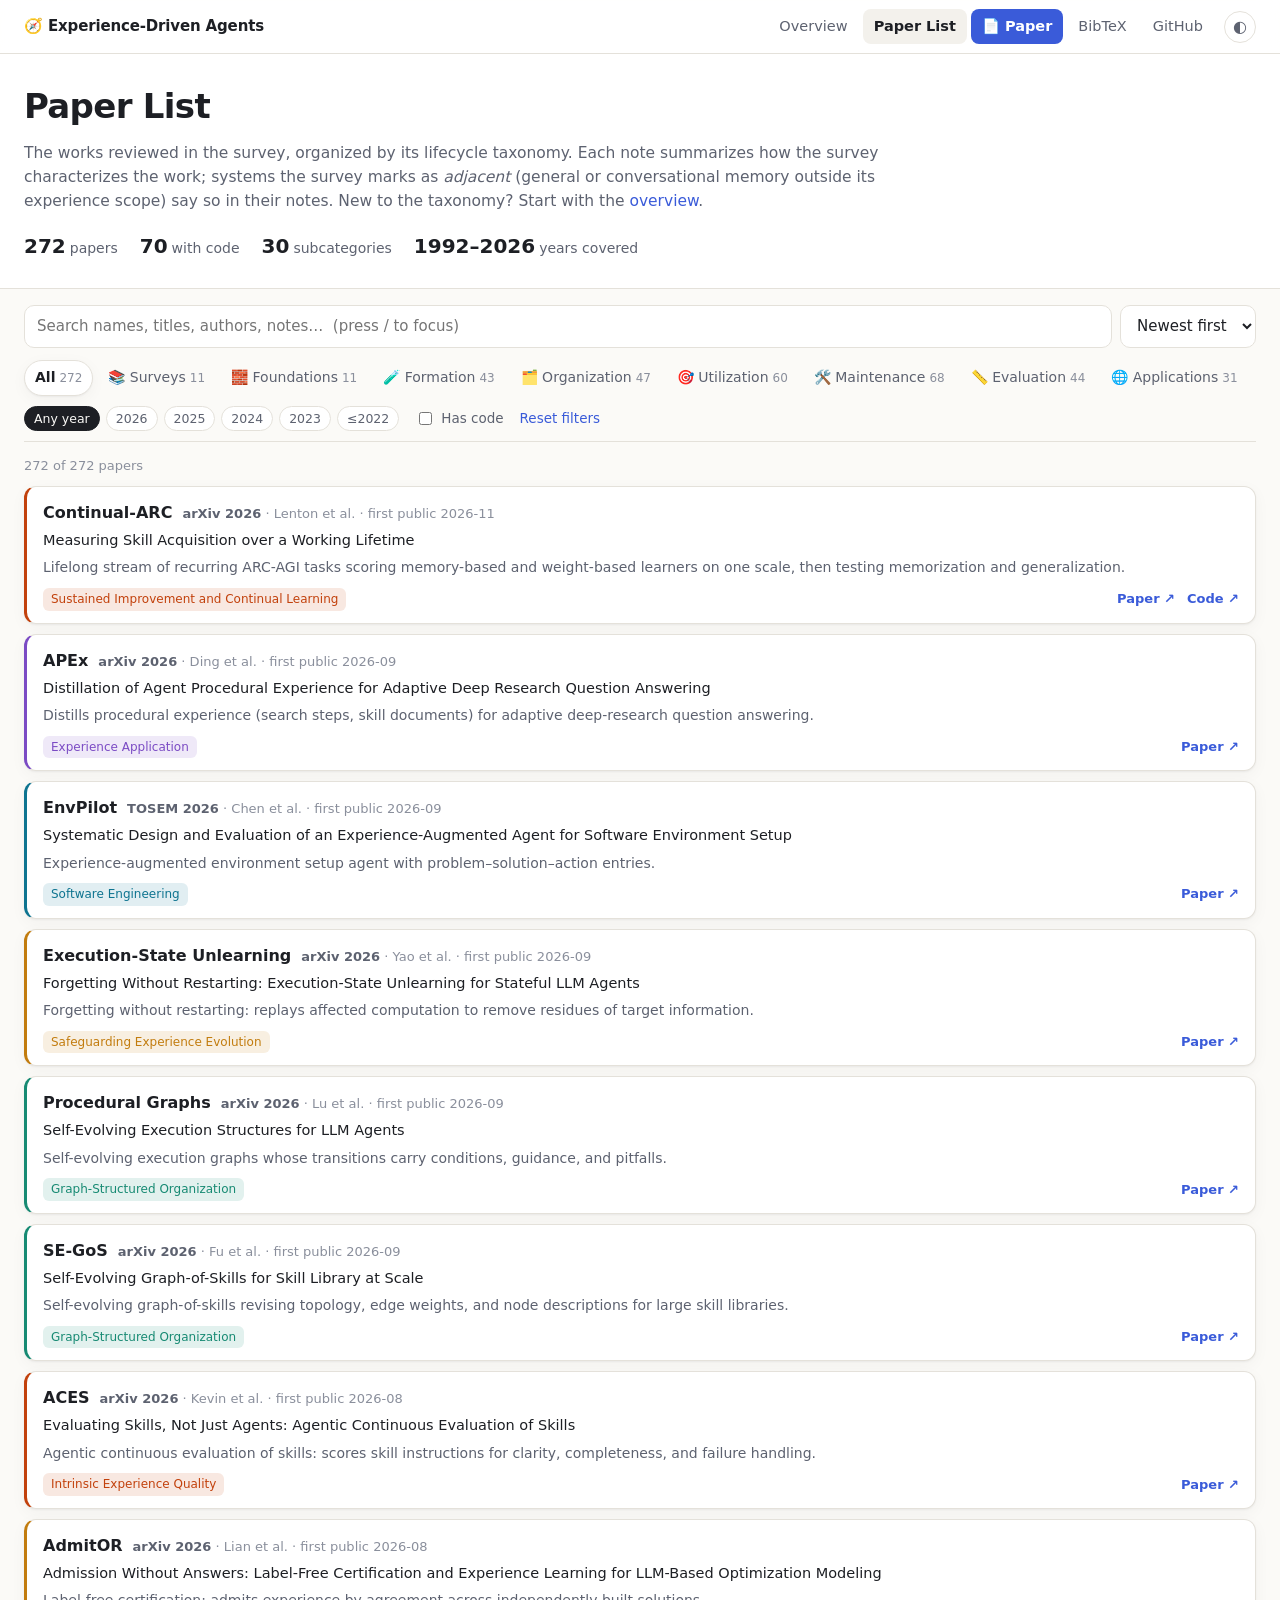
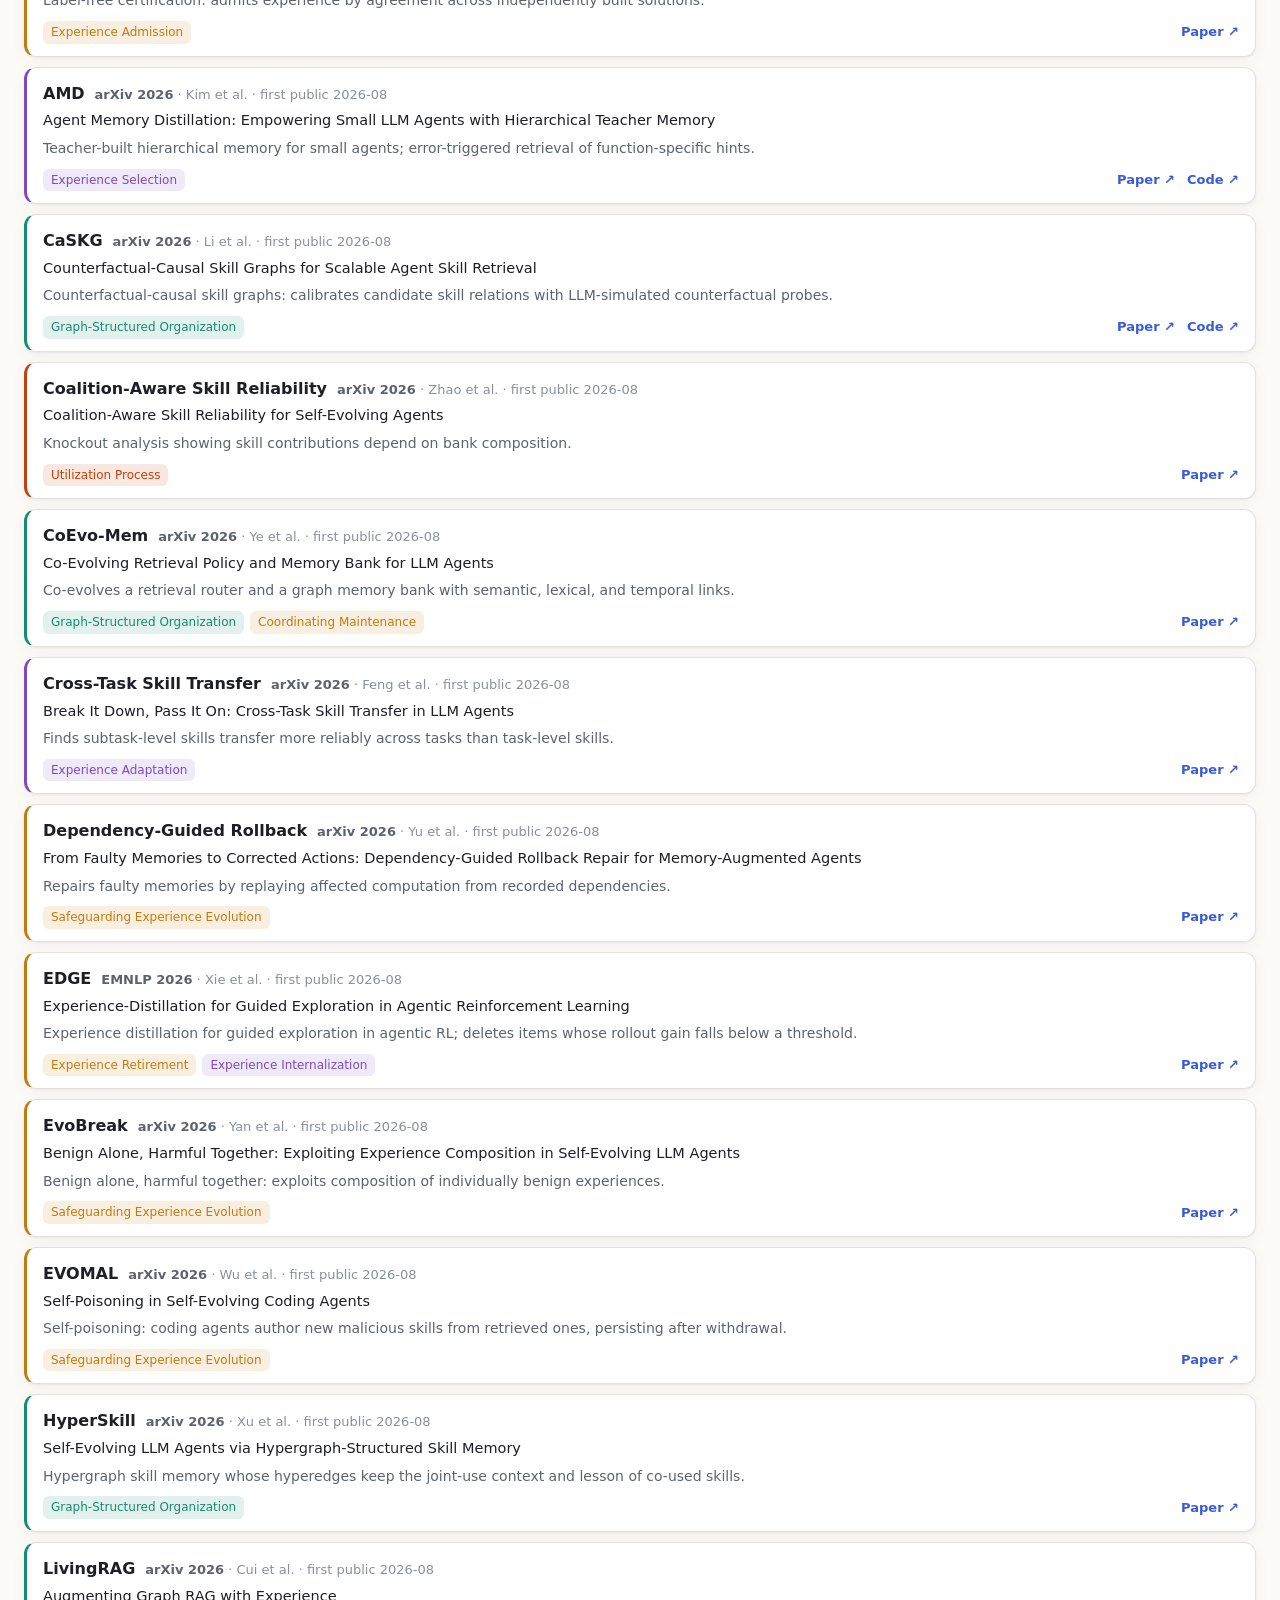
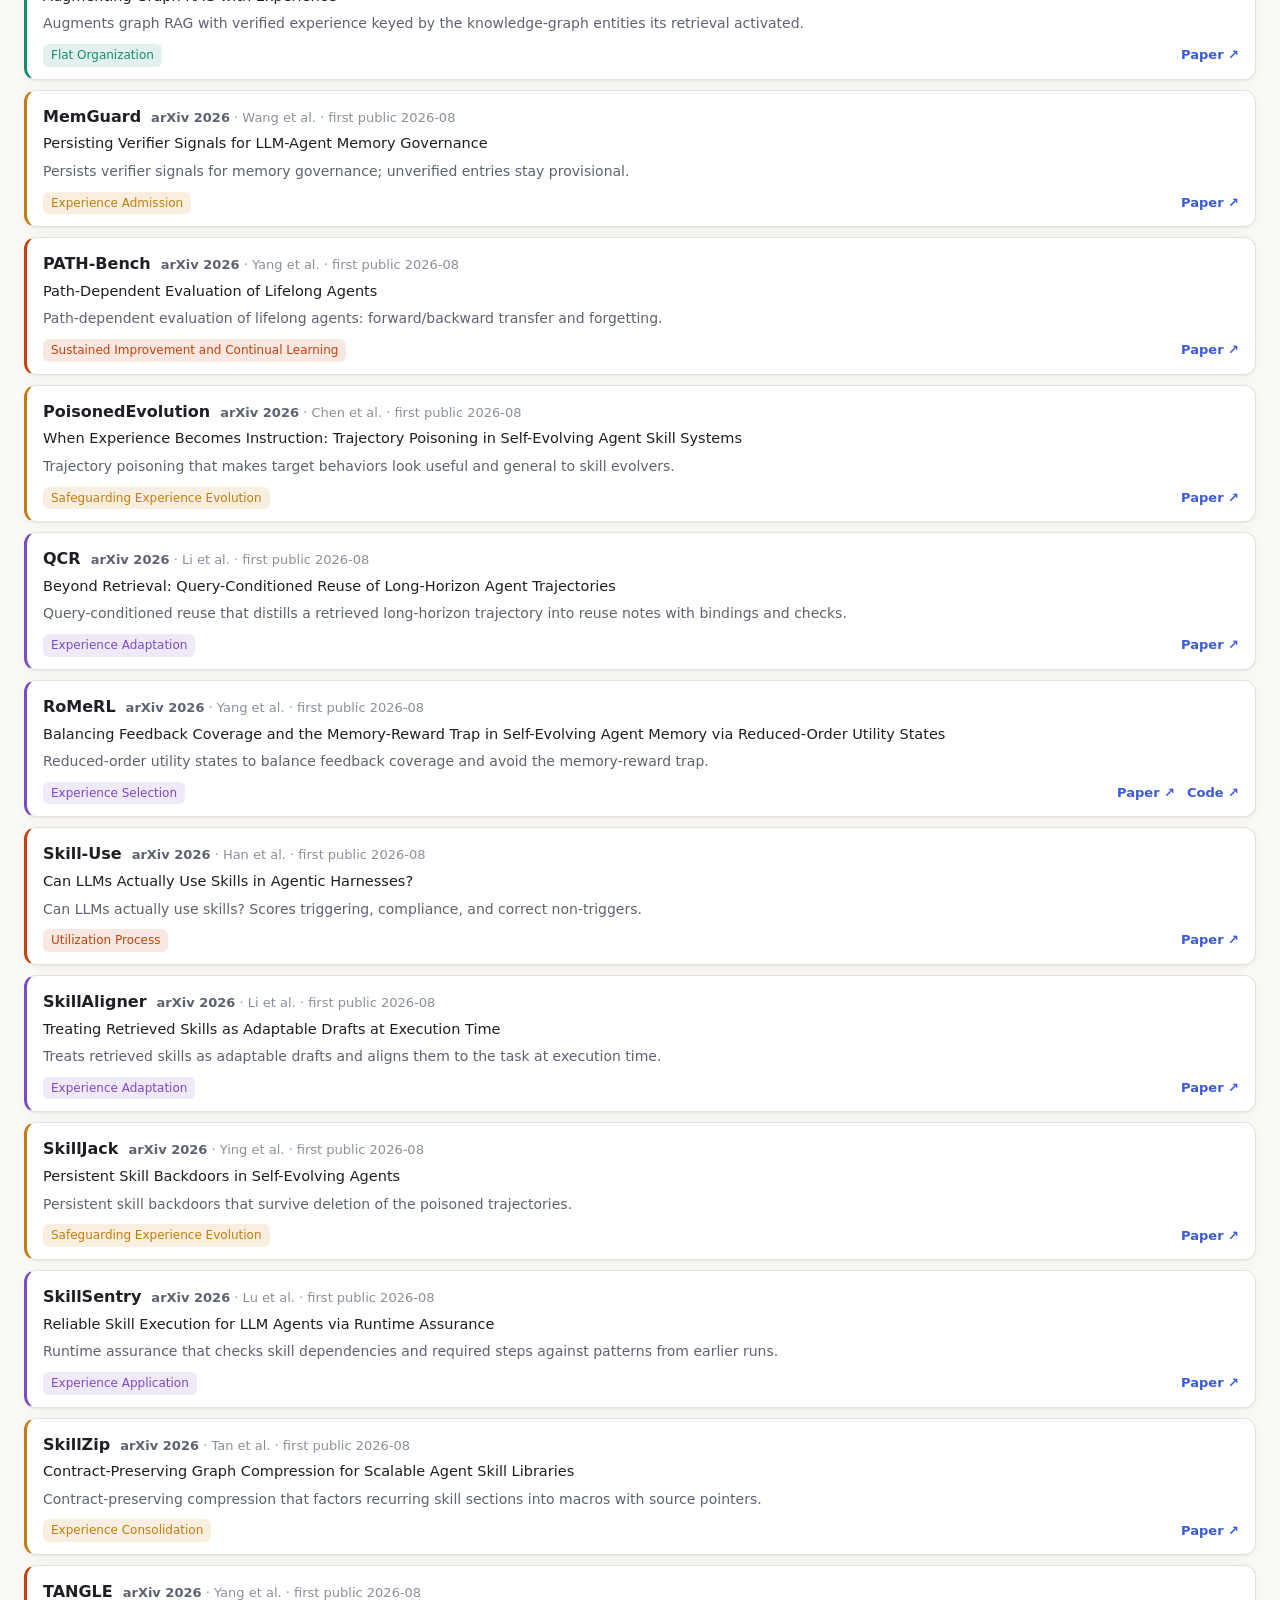
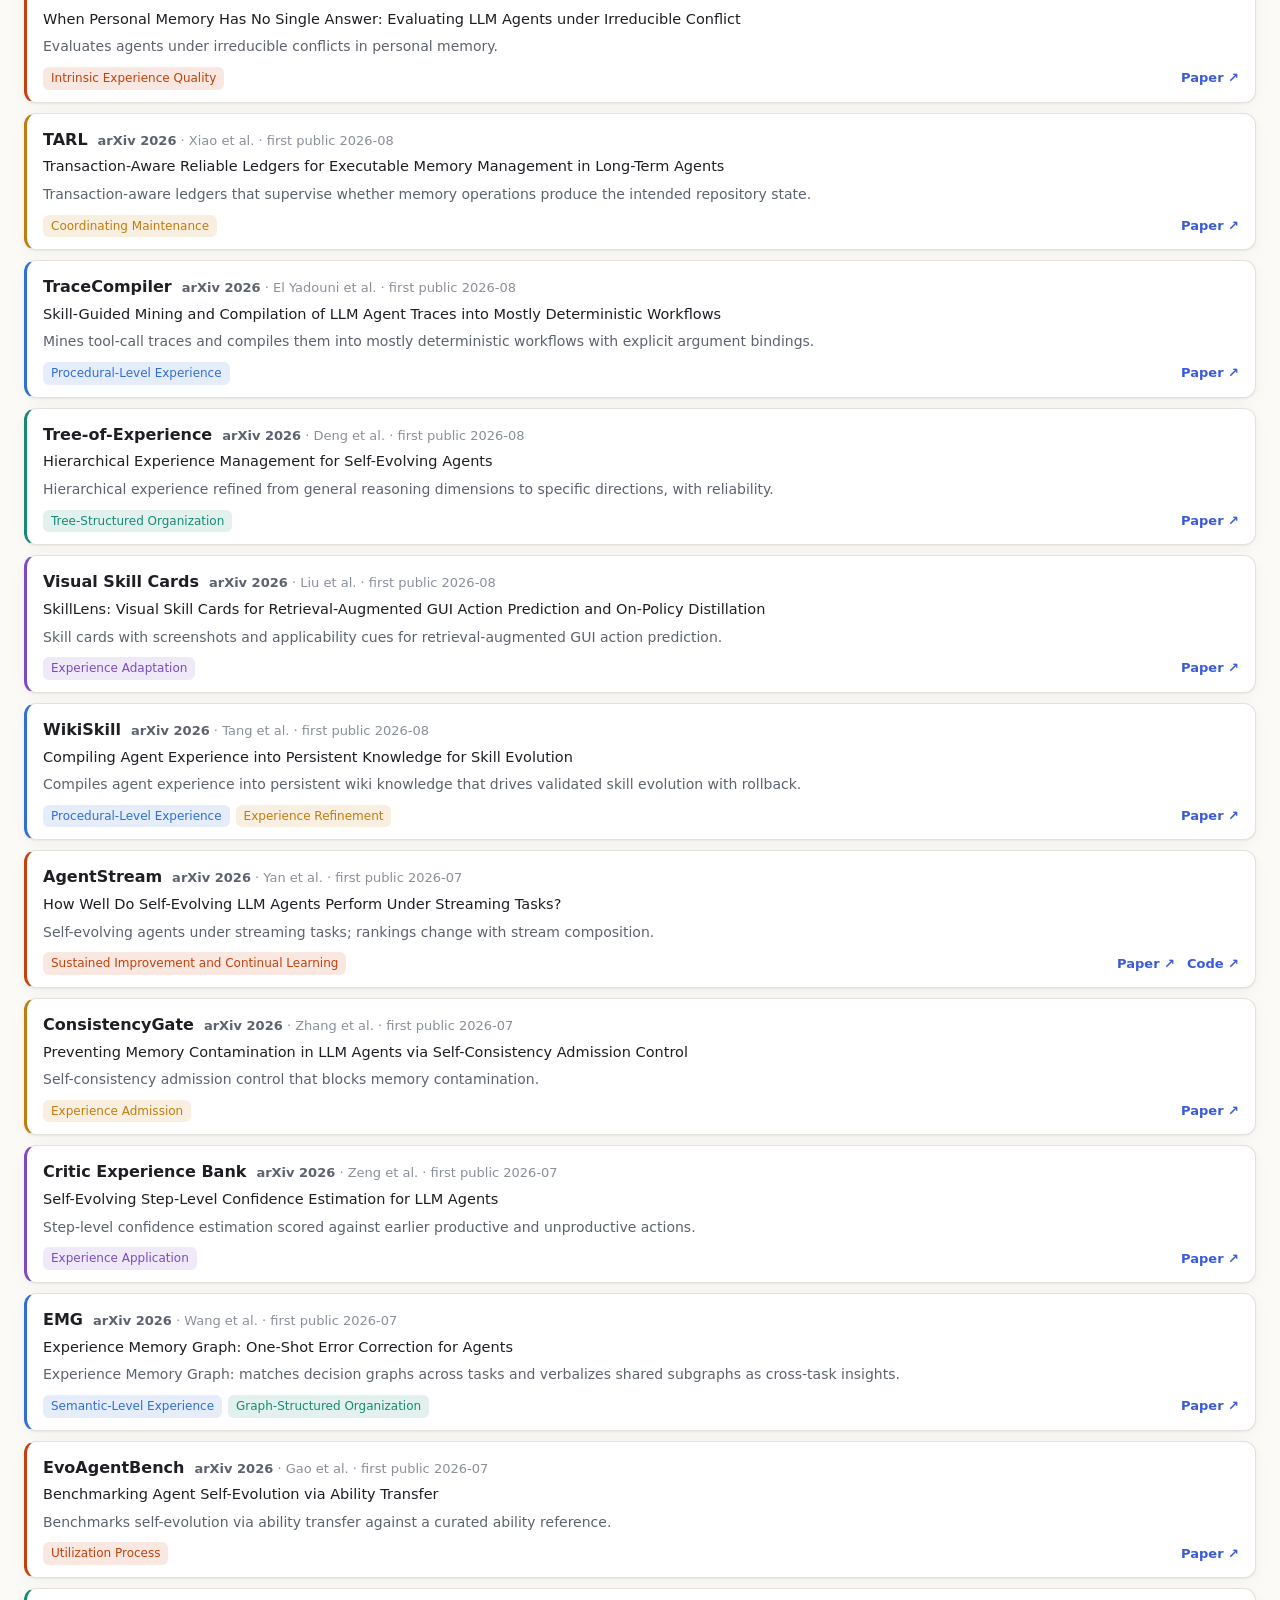
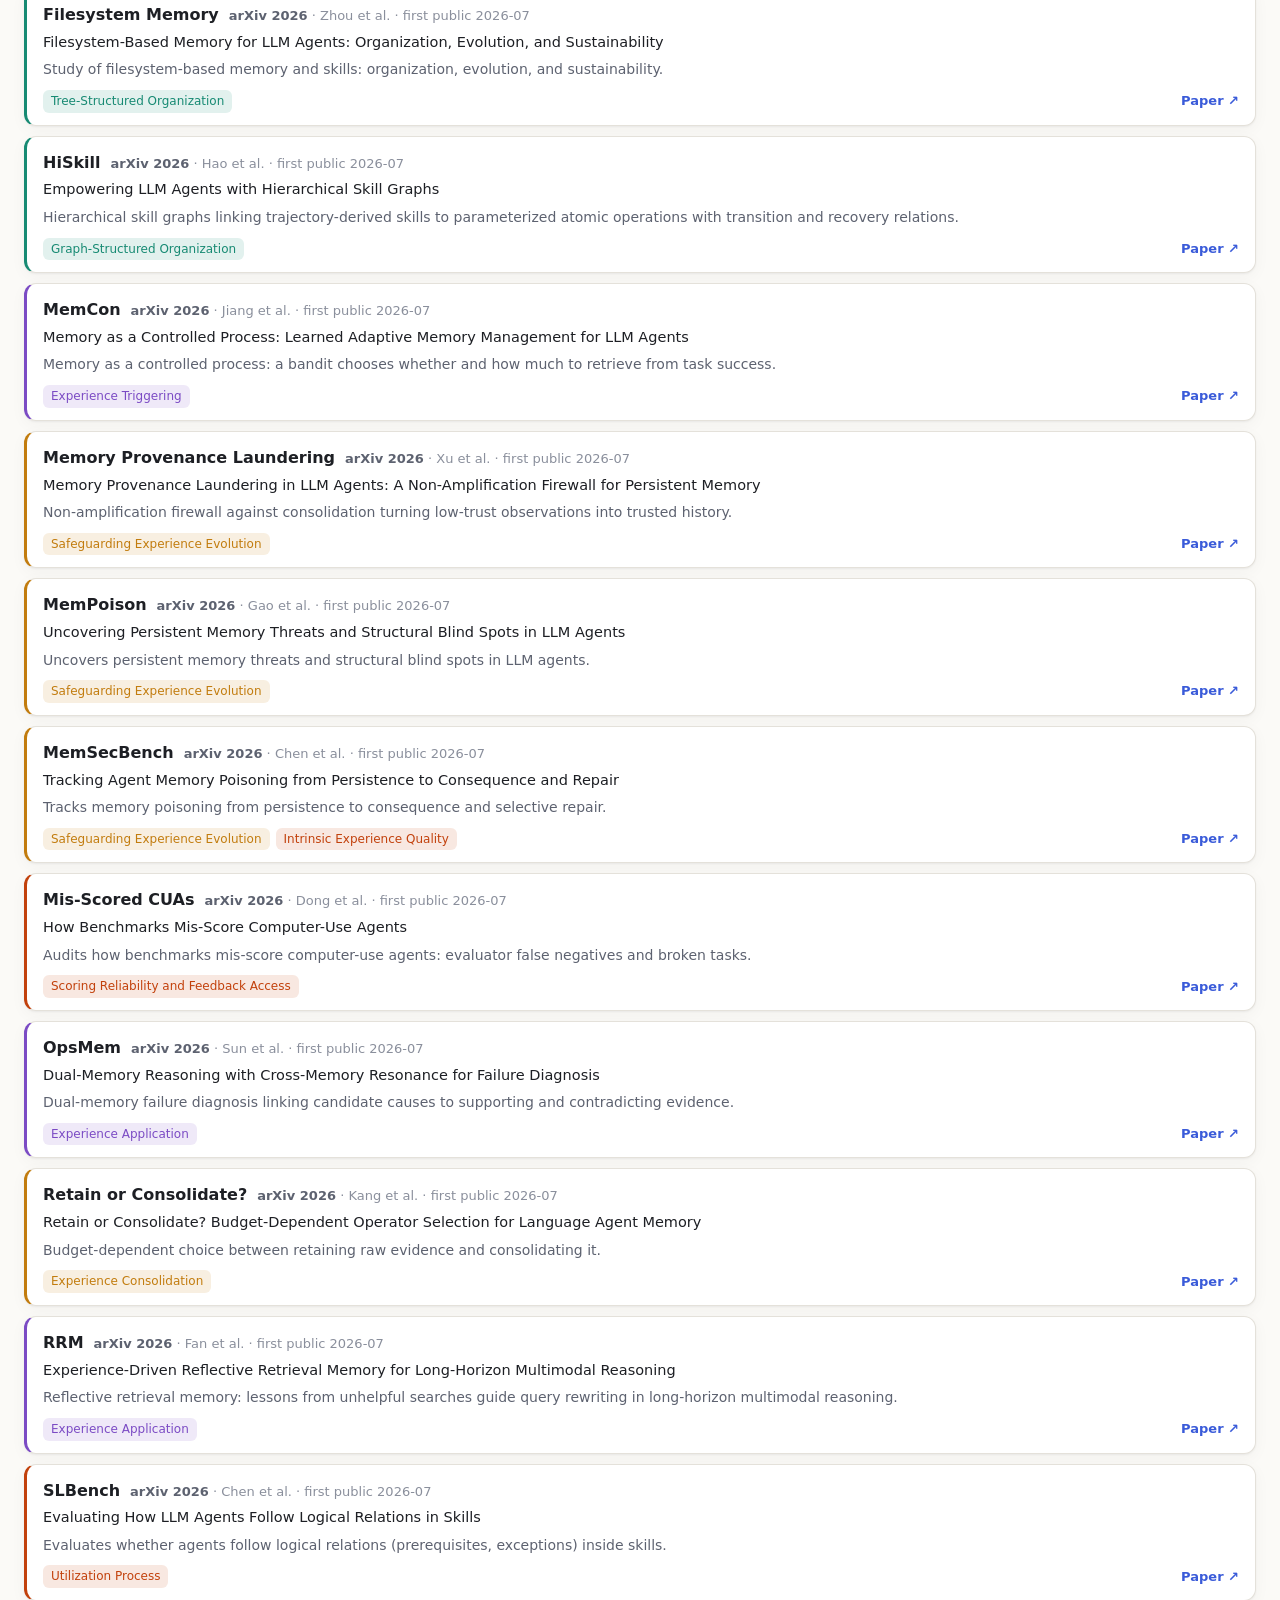
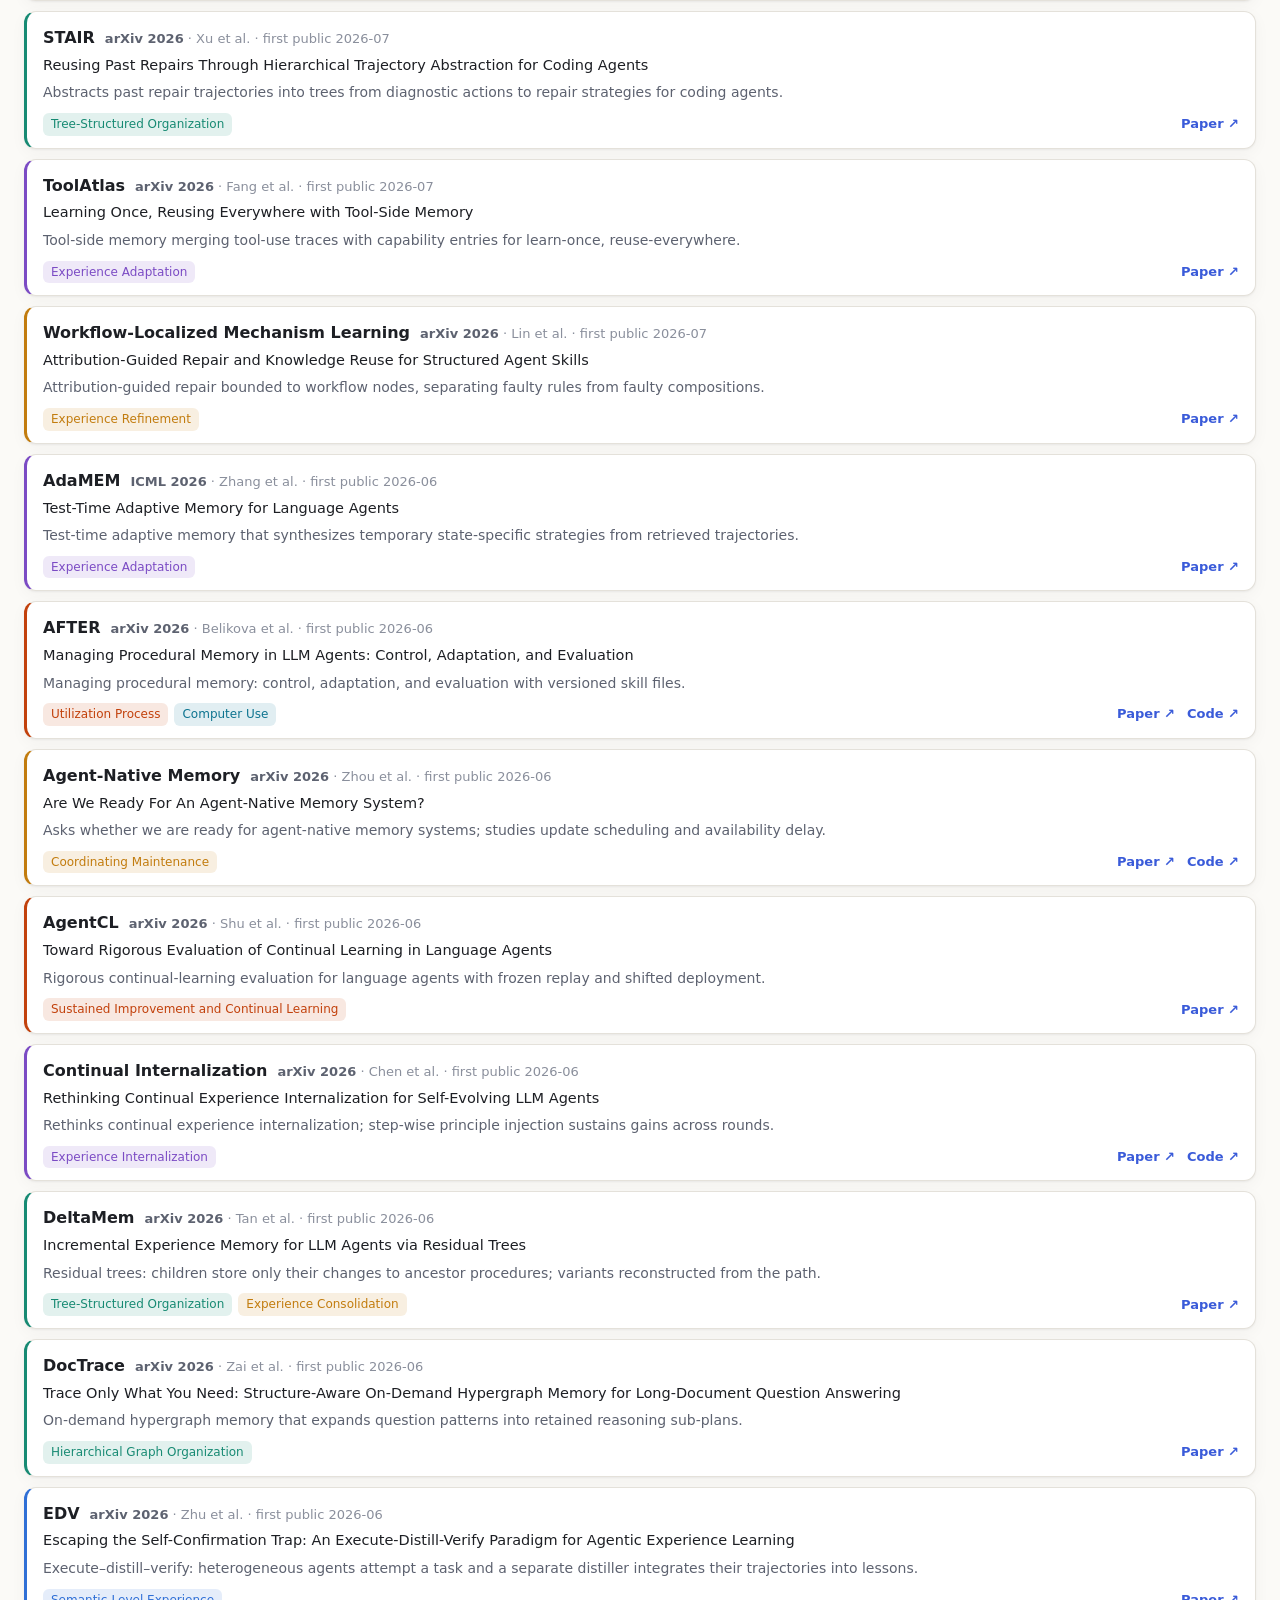
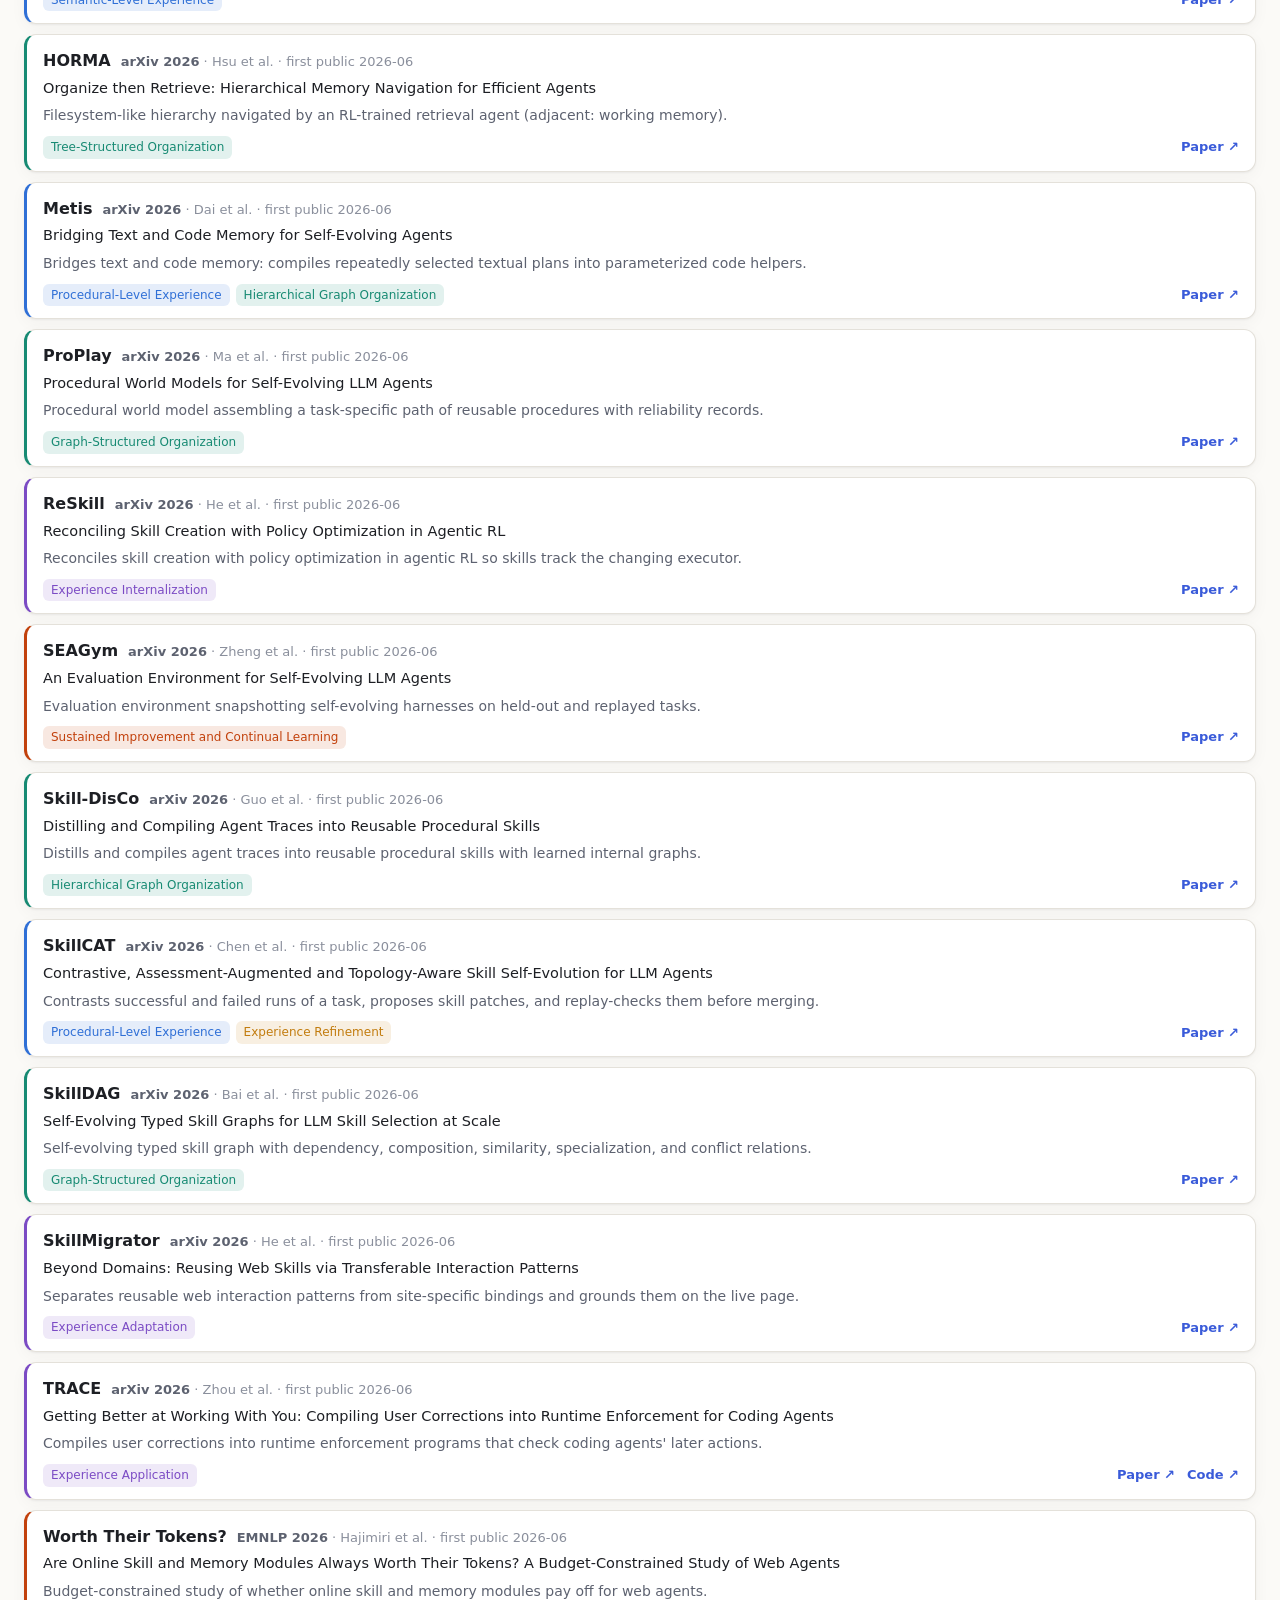
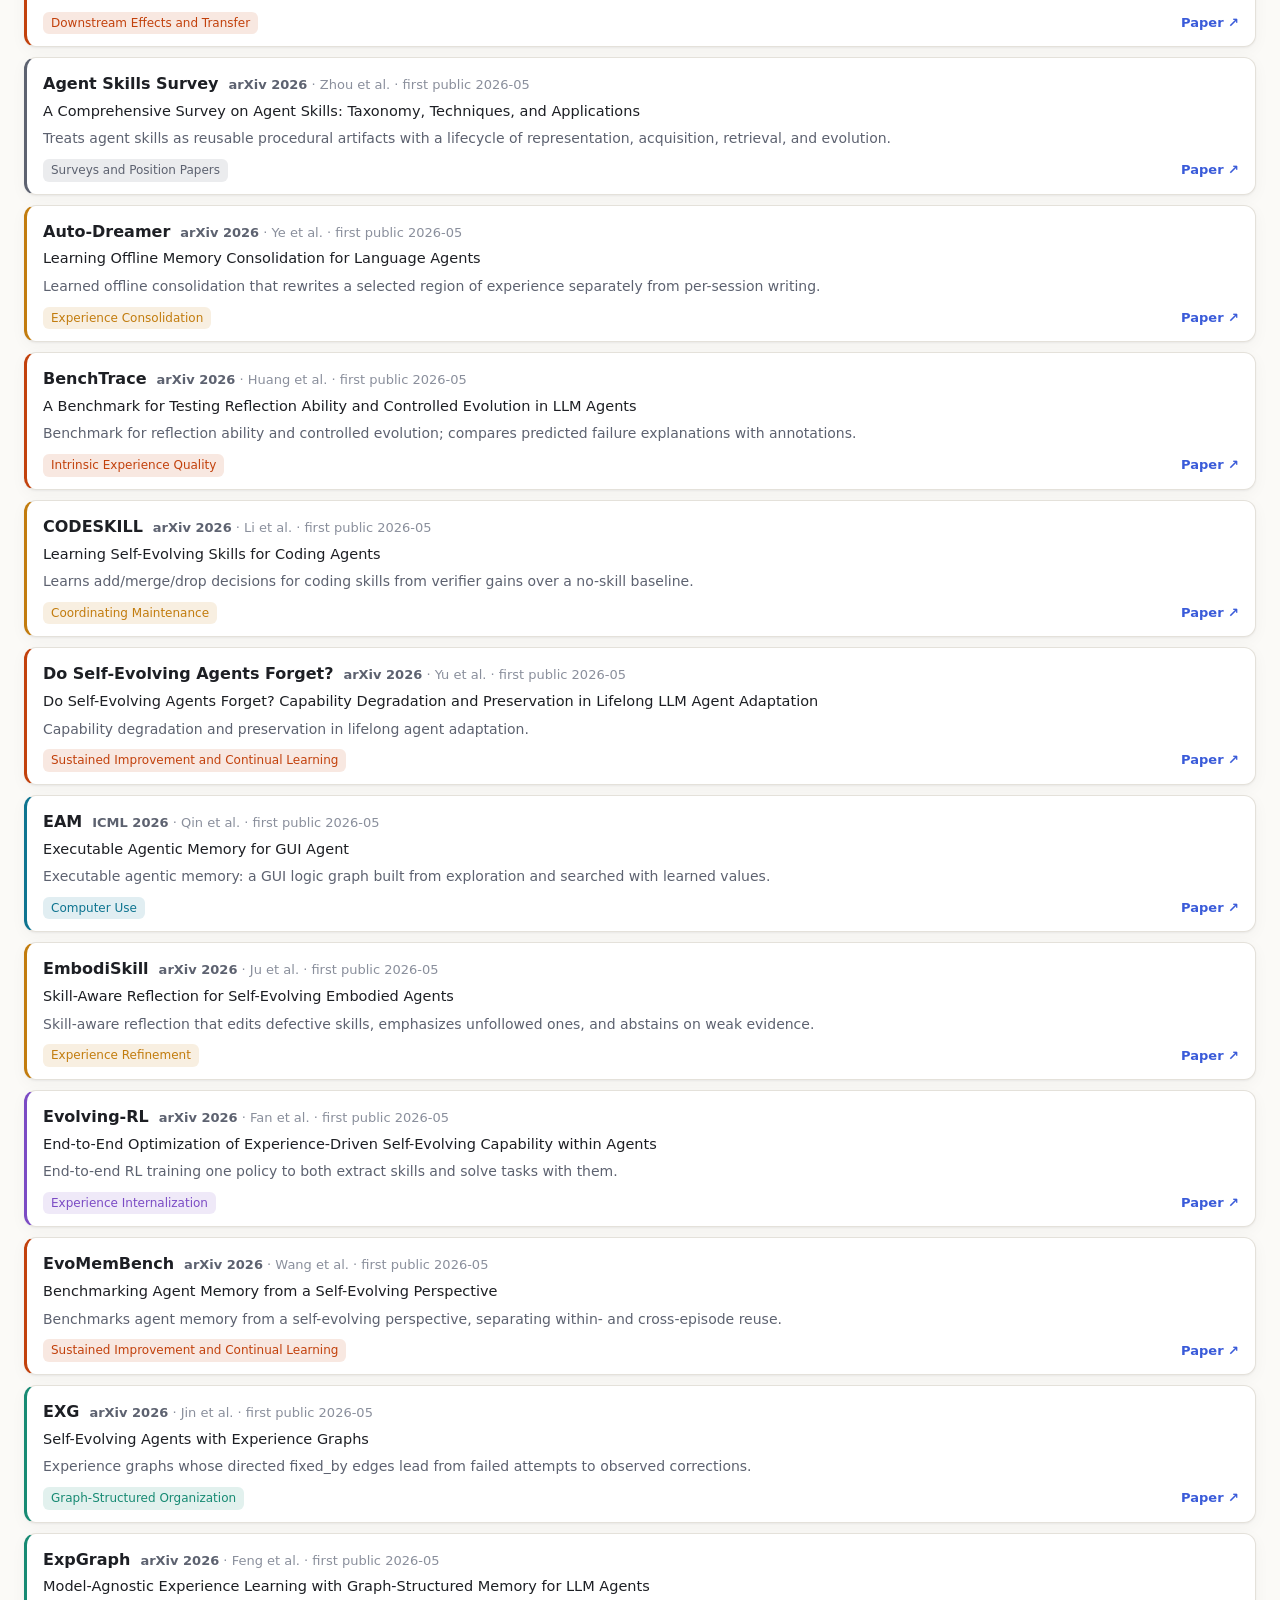
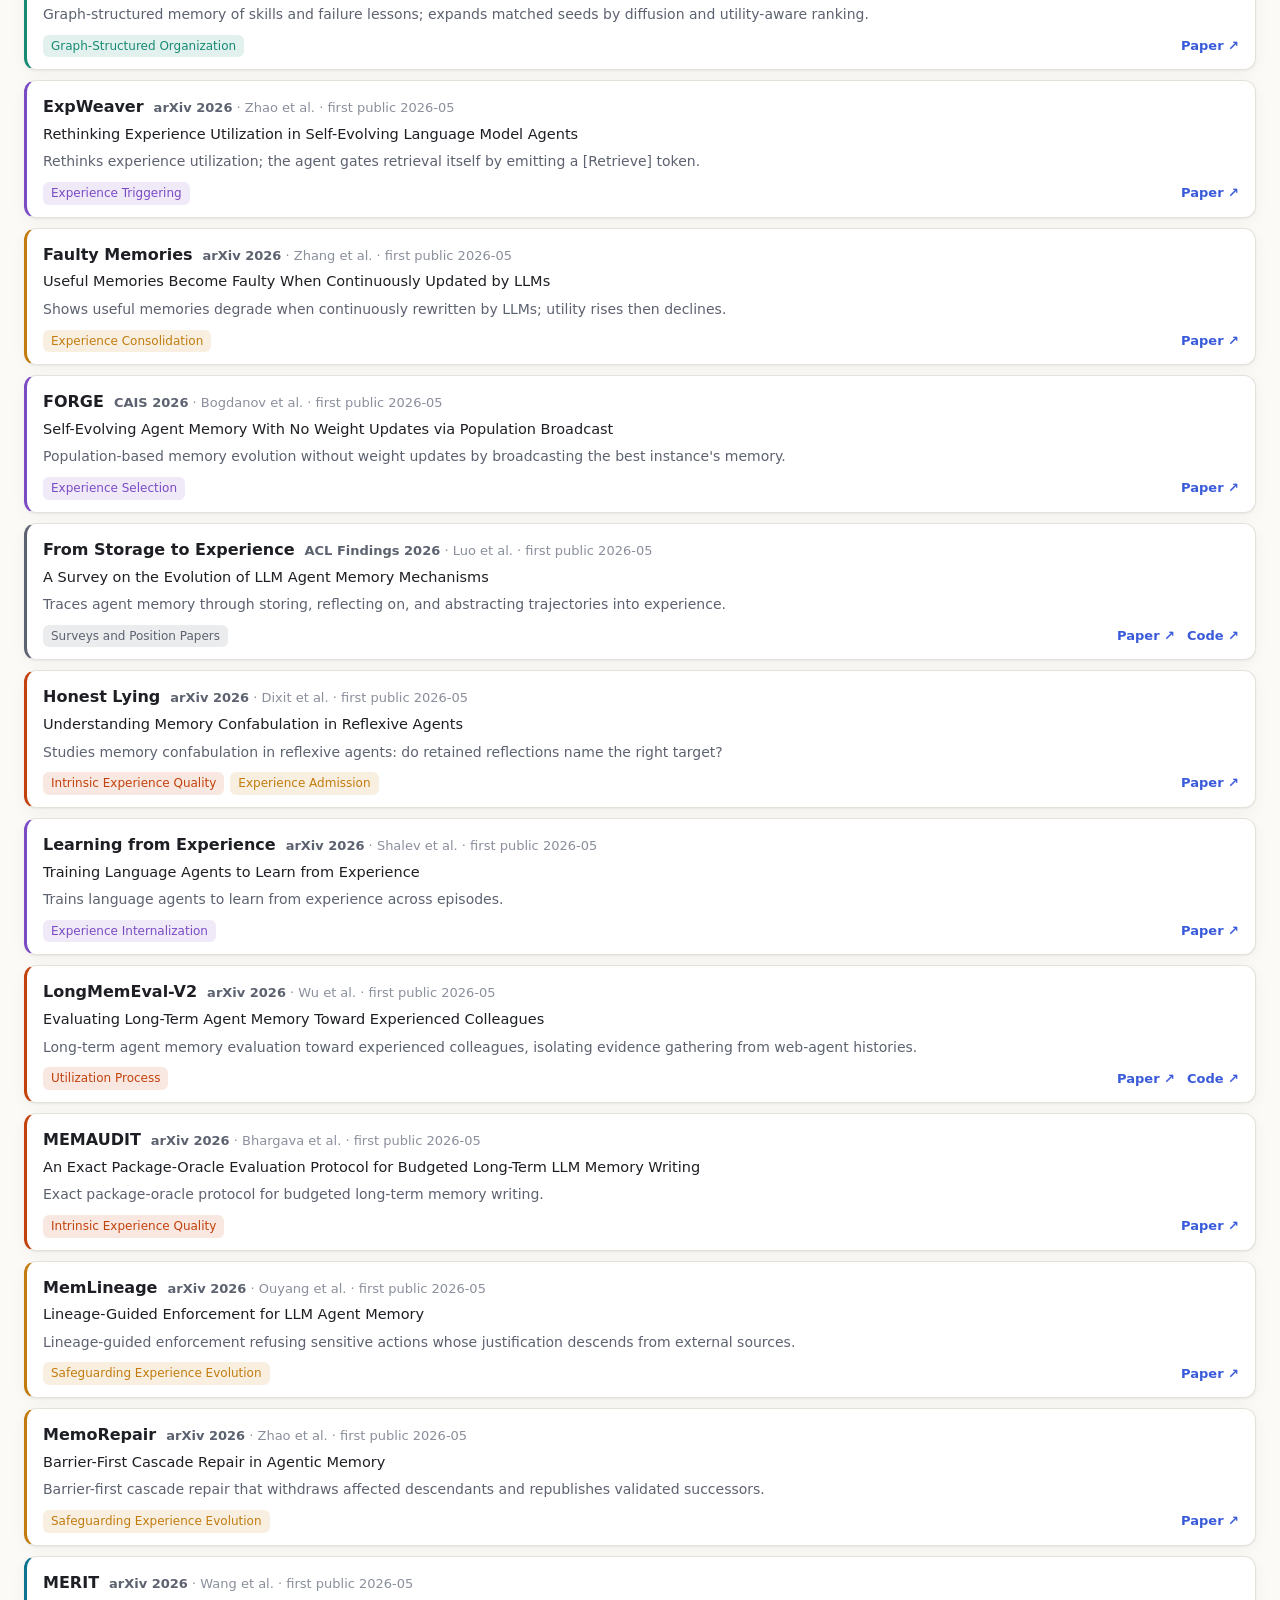
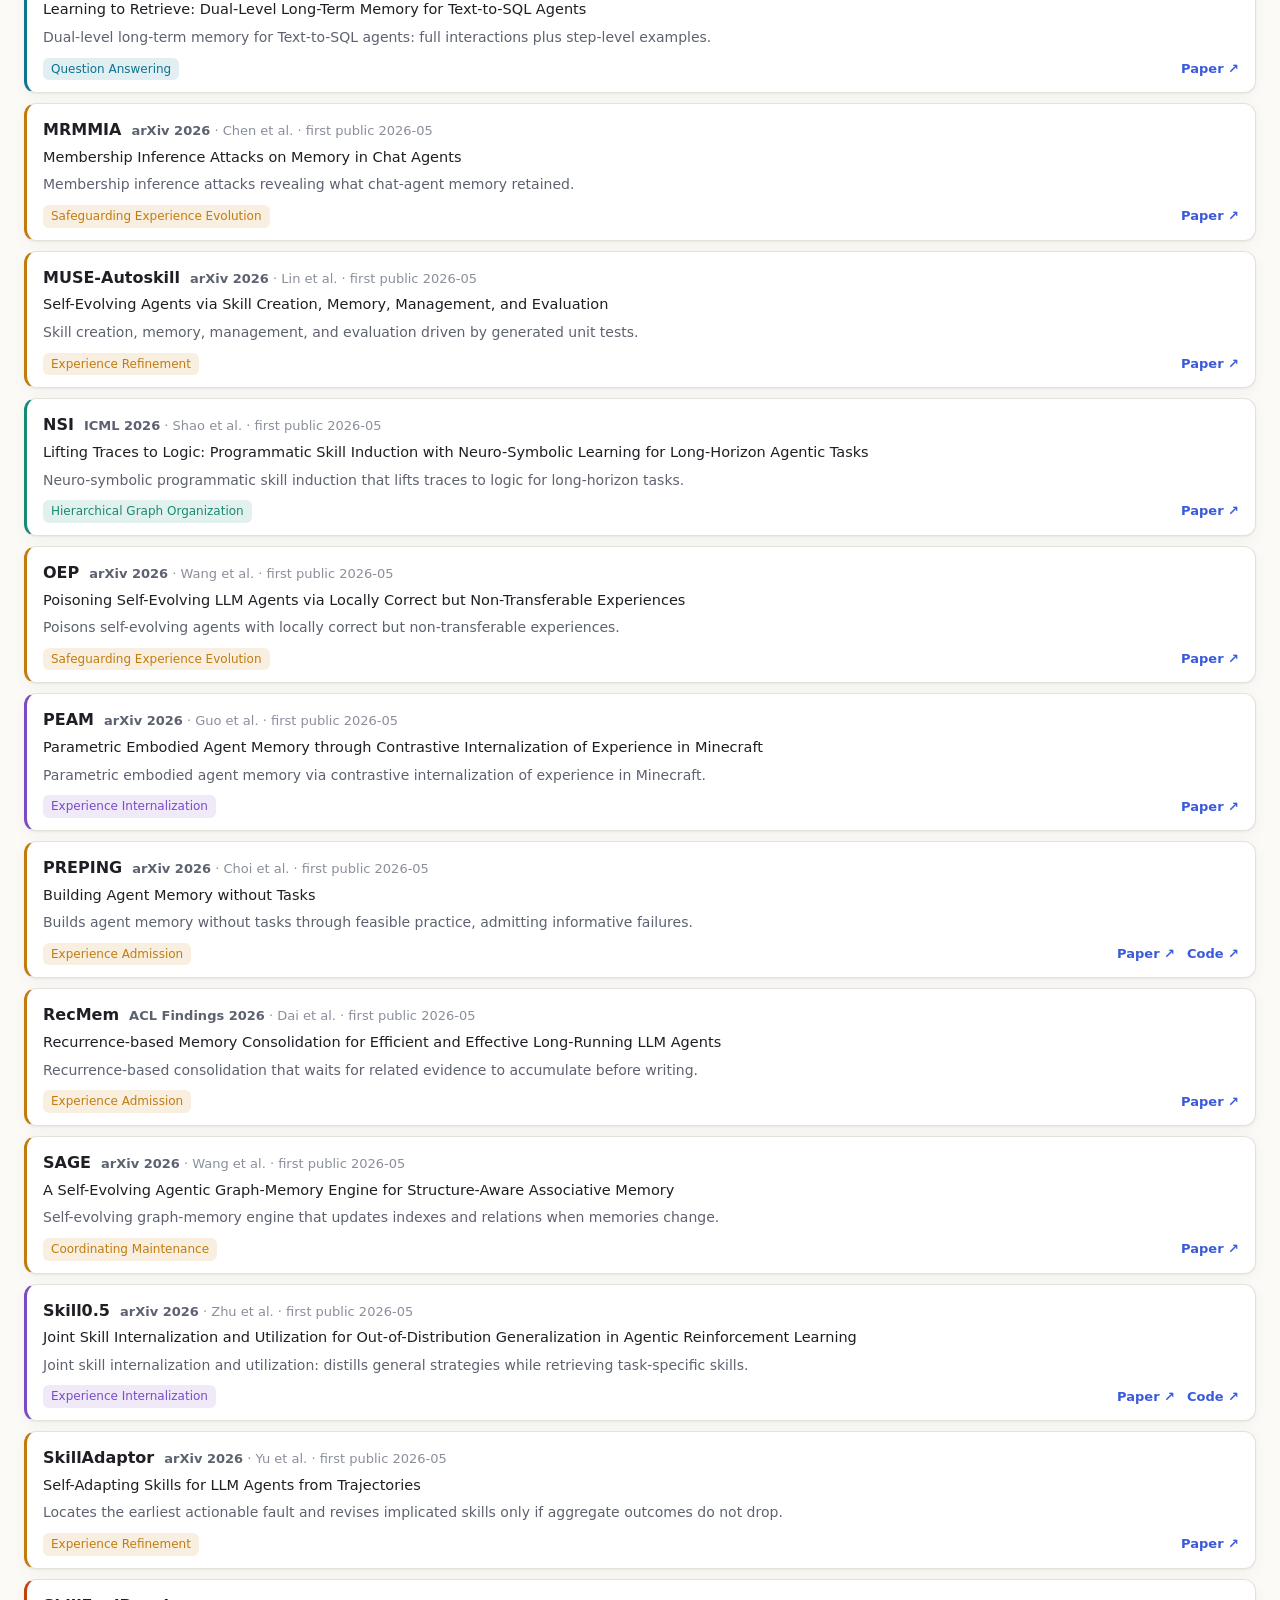
<file: docs/papers.html>
<!doctype html>
<html lang="en">
<head>
  <meta charset="utf-8">
  <meta name="viewport" content="width=device-width, initial-scale=1">
  <title>Paper List · Awesome Experience-Driven Agents</title>
  <meta name="description" content="Searchable list of the works reviewed in the survey From Trajectories to Experience, filterable by lifecycle stage, subcategory, year, and code availability.">
  <link rel="icon" href="data:image/svg+xml,<svg xmlns='http://www.w3.org/2000/svg' viewBox='0 0 100 100'><text y='.9em' font-size='90'>🧭</text></svg>">
  <link rel="stylesheet" href="style.css?v=5">
</head>
<body data-page="papers">
  <nav class="topnav" aria-label="Site">
    <div class="wrap topnav-inner">
      <a class="brand" href="index.html">🧭 Experience-Driven Agents</a>
      <div class="topnav-links">
        <a href="index.html">Overview</a>
        <a href="papers.html" aria-current="page">Paper List</a>
        <a class="nav-paper" href="https://www.preprints.org/manuscript/202610.0937" target="_blank" rel="noopener" title="Download the survey (Preprints.org)"><span class="nav-ico" aria-hidden="true">📄 </span>Paper</a>
        <button class="nav-btn" type="button" data-open-bibtex aria-haspopup="dialog">BibTeX</button>
        <a href="https://github.com/xiaohuiyan/awesome-experience-driven-agents">GitHub</a>
        <button id="theme" class="icon-btn" type="button" aria-label="Toggle dark mode" title="Toggle dark mode">◐</button>
      </div>
    </div>
  </nav>

  <header class="page-head">
    <div class="wrap">
      <h1>Paper List</h1>
      <p class="lede">The works reviewed in the survey, organized by its lifecycle taxonomy. Each note summarizes how the survey characterizes the work;
        systems the survey marks as <em>adjacent</em> (general or conversational memory outside its experience scope) say so in their notes.
        New to the taxonomy? Start with the <a href="index.html#framework">overview</a>.</p>
      <div class="stats" id="stats" aria-live="polite"></div>
    </div>
  </header>

  <main class="wrap">
    <section class="controls" aria-label="Filters">
      <div class="search-row">
        <input id="q" type="search" placeholder="Search names, titles, authors, notes…  (press / to focus)" autocomplete="off" aria-label="Search papers">
        <select id="sort" aria-label="Sort order">
          <option value="new">Newest first</option>
          <option value="old">Oldest first</option>
          <option value="name">Name A–Z</option>
        </select>
      </div>
      <nav class="tabs" id="stages" aria-label="Lifecycle stage"></nav>
      <div class="chips" id="subcats" aria-label="Subcategory"></div>
      <div class="filter-row">
        <div class="chips small" id="years" aria-label="Year"></div>
        <label class="toggle"><input type="checkbox" id="hascode"> <span>Has code</span></label>
        <button id="reset" class="link-btn" type="button">Reset filters</button>
      </div>
    </section>

    <p class="cat-desc" id="catdesc"></p>
    <p class="count" id="count"></p>
    <ol class="list" id="list"></ol>
    <p class="empty" id="empty" hidden>No papers match these filters.</p>
  </main>

  <dialog id="bibtex-dialog" aria-labelledby="bibtex-title">
    <div class="dialog-inner">
      <div class="dialog-head">
        <h2 id="bibtex-title">Cite this survey</h2>
        <button class="icon-btn" type="button" data-close aria-label="Close">✕</button>
      </div>
      <p class="muted">If this list helps your research, please cite
        <em>From Trajectories to Experience: A Survey of Experience-Driven LLM Agents</em>.</p>
      <pre class="bibtex"><code id="bibtex-code"></code></pre>
      <div class="dialog-actions">
        <span class="copy-status" id="bibtex-status" role="status" aria-live="polite"></span>
        <button class="btn primary" type="button" id="bibtex-copy">Copy BibTeX</button>
      </div>
    </div>
  </dialog>

  <footer class="wrap footer">
    <p><button class="link-btn" type="button" data-open-bibtex>Cite the survey (BibTeX)</button> ·
      <a href="https://github.com/xiaohuiyan/awesome-experience-driven-agents/blob/main/CONTRIBUTING.md">Suggest a paper</a> ·
      Data: <a href="https://github.com/xiaohuiyan/awesome-experience-driven-agents/blob/main/data/papers.yaml">data/papers.yaml</a> ·
      Licensed <a href="https://github.com/xiaohuiyan/awesome-experience-driven-agents/blob/main/LICENSE">CC0-1.0</a></p>
  </footer>

  <script src="common.js?v=3"></script>
  <script src="papers.js?v=3"></script>
</body>
</html>
</file>
<file: docs/style.css>
:root {
  --nav-h: 54px;
  --bg: #fbfaf7;
  --surface: #ffffff;
  --surface-2: #f3f1ec;
  --text: #1d1f24;
  --muted: #5d6270;
  --faint: #8a8f9c;
  --border: #e4e1da;
  --accent: #3a5bd9;
  --accent-ink: #ffffff;
  --formation: #2f6fd6;
  --organization: #178a73;
  --utilization: #7b4bc4;
  --maintenance: #c27c0e;
  --evaluation: #c2410c;
  --app: #0e7490;
  --base: #5d6270;
  --shadow: 0 1px 2px rgba(20, 22, 30, .05), 0 4px 16px rgba(20, 22, 30, .04);
  --radius: 12px;
  color-scheme: light;
}

@media (prefers-color-scheme: dark) {
  :root:not([data-theme="light"]) {
    --bg: #111318;
    --surface: #181b22;
    --surface-2: #20242d;
    --text: #e8e9ec;
    --muted: #a3a8b5;
    --faint: #7c8190;
    --border: #2c313c;
    --accent: #8ea6ff;
    --accent-ink: #0d1020;
    --formation: #7fb0ff;
    --organization: #5fd0b5;
    --utilization: #c4a2ff;
    --maintenance: #f2b45a;
    --evaluation: #ff9a6b;
    --app: #5ccbe6;
    --base: #a3a8b5;
    --shadow: none;
    color-scheme: dark;
  }
}

:root[data-theme="dark"] {
  --bg: #111318;
  --surface: #181b22;
  --surface-2: #20242d;
  --text: #e8e9ec;
  --muted: #a3a8b5;
  --faint: #7c8190;
  --border: #2c313c;
  --accent: #8ea6ff;
  --accent-ink: #0d1020;
  --formation: #7fb0ff;
  --organization: #5fd0b5;
  --utilization: #c4a2ff;
  --maintenance: #f2b45a;
  --evaluation: #ff9a6b;
  --app: #5ccbe6;
  --base: #a3a8b5;
  --shadow: none;
  color-scheme: dark;
}

* { box-sizing: border-box; }
html { scroll-behavior: smooth; }
body {
  margin: 0;
  background: var(--bg);
  color: var(--text);
  font: 15px/1.55 ui-sans-serif, system-ui, -apple-system, "Segoe UI", Roboto, "Helvetica Neue", Arial, sans-serif;
  -webkit-font-smoothing: antialiased;
}
a { color: var(--accent); text-decoration: none; }
a:hover { text-decoration: underline; }
.wrap { max-width: 1280px; margin: 0 auto; padding: 0 24px; }

/* hero */
.hero { border-bottom: 1px solid var(--border); background: var(--surface); padding: 36px 0 28px; }
.hero-top { display: flex; justify-content: space-between; align-items: center; }
.eyebrow { margin: 0; font-size: 12.5px; letter-spacing: .06em; text-transform: uppercase; color: var(--faint); font-weight: 600; }
.hero h1 { margin: 8px 0 10px; font-size: clamp(28px, 5vw, 42px); line-height: 1.12; letter-spacing: -.02em; }
.lede { margin: 0 0 18px; max-width: 860px; font-size: 17px; color: var(--muted); }
.lede b { color: var(--text); }
.stage-word { font-weight: 600; }
.s-formation { color: var(--formation); }
.s-organization { color: var(--organization); }
.s-utilization { color: var(--utilization); }
.s-maintenance { color: var(--maintenance); }
.stats { display: flex; flex-wrap: wrap; gap: 8px 22px; margin-bottom: 18px; color: var(--muted); font-size: 14px; }
.stats b { color: var(--text); font-size: 20px; font-variant-numeric: tabular-nums; margin-right: 4px; }
.btn {
  display: inline-block; padding: 7px 14px; border-radius: 999px; border: 1px solid var(--border);
  color: var(--text); background: var(--surface); font-size: 14px; font-weight: 500;
}
.btn:hover { text-decoration: none; border-color: var(--faint); }
button.btn { cursor: pointer; font-family: inherit; line-height: inherit; }
.btn.primary { background: var(--accent); border-color: var(--accent); color: var(--accent-ink); }
.icon-btn {
  border: 1px solid var(--border); background: var(--surface); color: var(--muted); width: 34px; height: 34px;
  border-radius: 50%; cursor: pointer; font-size: 16px;
}

/* controls */
.controls { padding: 16px 0 10px; border-bottom: 1px solid var(--border); background: var(--bg); }
@media (min-width: 760px) and (min-height: 640px) {
  .controls {
    position: sticky; top: var(--nav-h); z-index: 5; background: color-mix(in srgb, var(--bg) 92%, transparent);
    backdrop-filter: blur(8px);
  }
}
.search-row { display: flex; gap: 8px; }
#q, #sort {
  font: inherit; color: var(--text); background: var(--surface); border: 1px solid var(--border);
  border-radius: 10px; padding: 9px 12px;
}
#q { flex: 1; min-width: 0; }
#q:focus, #sort:focus { outline: 2px solid color-mix(in srgb, var(--accent) 45%, transparent); outline-offset: 1px; }
.tabs { display: flex; flex-wrap: wrap; gap: 6px 4px; margin-top: 12px; }
.tab {
  flex: none; border: 1px solid transparent; background: none; color: var(--muted); font: inherit; font-size: 14px;
  padding: 6px 10px; border-radius: 999px; cursor: pointer; white-space: nowrap;
}
.tab:hover { color: var(--text); background: var(--surface-2); }
.tab[aria-pressed="true"] { color: var(--text); background: var(--surface); border-color: var(--border); box-shadow: var(--shadow); font-weight: 600; }
.tab .n { color: var(--faint); font-weight: 400; font-size: 12px; margin-left: 4px; font-variant-numeric: tabular-nums; }
.chips { display: flex; flex-wrap: wrap; gap: 6px; margin-top: 10px; }
.chips:empty { display: none; }
.chip {
  border: 1px solid var(--border); background: var(--surface); color: var(--muted); font: inherit; font-size: 13px;
  padding: 3px 10px; border-radius: 999px; cursor: pointer;
}
.chip:hover { color: var(--text); border-color: var(--faint); }
.chip[aria-pressed="true"] { background: var(--text); border-color: var(--text); color: var(--bg); }
.chips.small .chip { font-size: 12.5px; padding: 2px 9px; }
.filter-row { display: flex; flex-wrap: wrap; align-items: center; gap: 6px 16px; }
.filter-row .chips { margin-top: 10px; }
.toggle { margin-top: 10px; display: inline-flex; gap: 6px; align-items: center; font-size: 13.5px; color: var(--muted); cursor: pointer; }
.link-btn { margin-top: 10px; background: none; border: 0; color: var(--accent); font: inherit; font-size: 13.5px; cursor: pointer; padding: 0; }

.cat-desc { margin: 18px 0 0; color: var(--muted); max-width: 960px; }
.cat-desc:empty { display: none; }
.count { margin: 14px 0 10px; font-size: 13px; color: var(--faint); }

/* list */
.list { list-style: none; margin: 0; padding: 0; display: grid; gap: 10px; }
.card {
  background: var(--surface); border: 1px solid var(--border); border-radius: var(--radius); padding: 14px 16px 12px;
  box-shadow: var(--shadow); border-left: 3px solid var(--stage, var(--base));
}
.card-head { display: flex; flex-wrap: wrap; align-items: baseline; gap: 4px 10px; }
.card-name { font-weight: 700; font-size: 16px; }
.card-meta { color: var(--faint); font-size: 13px; font-variant-numeric: tabular-nums; }
.venue { font-weight: 600; color: var(--muted); }
.card-title { margin: 3px 0 6px; font-size: 14.5px; }
.card-title a { color: var(--text); }
.card-title a:hover { color: var(--accent); }
.card-note { margin: 0 0 9px; color: var(--muted); font-size: 14px; }
.card-foot { display: flex; flex-wrap: wrap; align-items: center; gap: 6px; }
.tag {
  border: 0; font: inherit; font-size: 12px; padding: 2px 8px; border-radius: 6px; cursor: pointer;
  color: var(--c, var(--base)); background: color-mix(in srgb, var(--c, var(--base)) 12%, transparent);
}
.tag:hover { background: color-mix(in srgb, var(--c, var(--base)) 22%, transparent); }
.links { margin-left: auto; display: flex; gap: 12px; font-size: 13px; font-weight: 600; }
.empty { color: var(--muted); text-align: center; padding: 40px 0; }
mark { background: color-mix(in srgb, var(--maintenance) 30%, transparent); color: inherit; border-radius: 2px; }

.muted { color: var(--muted); font-size: 14px; }

/* top navigation */
.topnav {
  position: sticky; top: 0; z-index: 20; height: var(--nav-h);
  background: color-mix(in srgb, var(--surface) 90%, transparent); backdrop-filter: blur(10px);
  border-bottom: 1px solid var(--border);
}
.topnav-inner { height: 100%; display: flex; align-items: center; justify-content: space-between; gap: 12px; }
.brand { font-weight: 700; color: var(--text); white-space: nowrap; letter-spacing: -.01em; }
.brand:hover { text-decoration: none; }
.topnav-links { display: flex; align-items: center; gap: 4px; }
.topnav-links a, .nav-btn {
  color: var(--muted); font: inherit; font-size: 14.5px; font-weight: 500; padding: 6px 11px; border-radius: 8px;
  background: none; border: 0; cursor: pointer; white-space: nowrap;
}
.topnav-links a:hover, .nav-btn:hover { color: var(--text); background: var(--surface-2); text-decoration: none; }
.topnav-links a[aria-current="page"] { color: var(--text); background: var(--surface-2); font-weight: 600; }
.topnav-links a.nav-paper, .topnav-links a.nav-paper:hover { color: var(--accent-ink); background: var(--accent); font-weight: 600; }
.topnav-links a.nav-paper:hover { filter: brightness(1.08); }
.topnav-links .icon-btn { margin-left: 6px; width: 32px; height: 32px; }
:target { scroll-margin-top: calc(var(--nav-h) + 16px); }
section[id], article[id], h3[id] { scroll-margin-top: calc(var(--nav-h) + 16px); }

/* list page header */
.page-head { border-bottom: 1px solid var(--border); background: var(--surface); padding: 26px 0 8px; }
.page-head h1 { margin: 0 0 8px; font-size: clamp(26px, 4vw, 34px); letter-spacing: -.02em; }
.page-head .lede { font-size: 15.5px; }

/* survey hero */
.survey-hero { padding: 44px 0 30px; }
.pretitle { margin: 12px 0 0; font-size: clamp(17px, 2.2vw, 22px); color: var(--muted); font-weight: 500; letter-spacing: -.005em; }
.survey-hero h1 { margin: 4px 0 18px; font-size: clamp(32px, 5.4vw, 52px); }
.authors { margin: 0; max-width: 980px; font-size: 14.5px; color: var(--text); }
.affil { margin: 4px 0 18px; font-size: 13.5px; color: var(--faint); }
.paper-links { display: flex; flex-wrap: wrap; gap: 8px; margin: 0 0 20px; }
.paper-links .btn { padding: 8px 16px; font-size: 14.5px; }
.btn-meta { margin-left: 6px; font-size: 12.5px; font-weight: 400; opacity: .8; }
.authors sup, .affil sup { color: var(--accent); font-weight: 600; }
.question {
  max-width: 860px; margin: 0 0 20px; padding: 12px 16px; border-left: 3px solid var(--accent);
  background: color-mix(in srgb, var(--accent) 7%, transparent); border-radius: 0 10px 10px 0;
  font-size: 16.5px; font-style: italic; color: var(--text);
}
.kpis { list-style: none; padding: 0; margin: 24px 0 0; display: flex; flex-wrap: wrap; gap: 10px; }
.kpis li {
  display: flex; align-items: baseline; gap: 6px; padding: 8px 14px; border: 1px solid var(--border);
  border-radius: 12px; background: var(--bg);
}
.kpis b { font-size: 22px; font-variant-numeric: tabular-nums; }
.kpis span { color: var(--muted); font-size: 13.5px; }

/* overview layout */
.doc-layout { display: grid; grid-template-columns: 210px minmax(0, 1fr); gap: 48px; padding-top: 28px; }
.toc { position: sticky; top: calc(var(--nav-h) + 20px); align-self: start; max-height: calc(100vh - var(--nav-h) - 40px); overflow: auto; font-size: 14px; }
.toc-title { margin: 0 0 8px; font-size: 12px; text-transform: uppercase; letter-spacing: .06em; color: var(--faint); font-weight: 600; }
.toc ol { list-style: none; margin: 0; padding: 0; }
.toc ol ol { margin: 2px 0 6px 12px; font-size: 13px; }
.toc a { display: block; padding: 3px 10px; border-left: 2px solid transparent; color: var(--muted); }
.toc a:hover { color: var(--text); text-decoration: none; }
.toc a.active { color: var(--accent); border-left-color: var(--accent); font-weight: 600; }
.toc-cta { display: inline-block; margin-top: 14px; padding: 6px 12px !important; border: 1px solid var(--border) !important; border-radius: 999px; font-weight: 600; color: var(--accent) !important; }

.doc { min-width: 0; max-width: 960px; padding-bottom: 24px; }
.doc section { padding: 8px 0 34px; border-bottom: 1px solid var(--border); margin-bottom: 30px; }
.doc section:last-child { border-bottom: 0; }
.doc h2 { margin: 0 0 14px; font-size: 28px; letter-spacing: -.02em; line-height: 1.2; }
.doc h3 { margin: 30px 0 10px; font-size: 20px; letter-spacing: -.01em; }
.doc h4 { margin: 0 0 6px; font-size: 15.5px; }
.doc p, .doc li { font-size: 15.5px; line-height: 1.65; }
.doc p { margin: 0 0 14px; }
.note { color: var(--muted); font-size: 14.5px !important; }
.more { margin-top: 18px !important; font-weight: 600; }

/* figures: the survey's figures are drawn on white, so keep a white card in dark mode too */
.fig { margin: 20px 0 22px; padding: 14px; background: #fff; border: 1px solid var(--border); border-radius: var(--radius); }
.fig img { display: block; width: 100%; height: auto; }
.fig figcaption { margin-top: 10px; color: #5d6270; font-size: 13.5px; text-align: center; line-height: 1.5; }

/* cards */
.cards { display: grid; gap: 12px; margin: 14px 0 18px; }
.cols-2 { grid-template-columns: repeat(2, minmax(0, 1fr)); }
.cols-3 { grid-template-columns: repeat(3, minmax(0, 1fr)); }
.cols-4 { grid-template-columns: repeat(4, minmax(0, 1fr)); }
.card-x {
  position: relative; background: var(--surface); border: 1px solid var(--border); border-radius: var(--radius);
  padding: 14px 16px; box-shadow: var(--shadow);
}
.card-x p { font-size: 14.5px !important; line-height: 1.6 !important; margin: 0 0 8px !important; }
.card-x p:last-child { margin-bottom: 0 !important; }
.card-x h3 { margin: 0 0 8px; font-size: 16px; }
.card-x .num {
  float: left; margin: 0 10px 2px 0; width: 26px; height: 26px; border-radius: 50%; display: grid; place-items: center;
  background: var(--accent); color: var(--accent-ink); font-weight: 700; font-size: 13px;
}
.card-x.accent { border-color: color-mix(in srgb, var(--accent) 55%, var(--border)); background: color-mix(in srgb, var(--accent) 6%, var(--surface)); }
.card-x .eg, .doc .eg { color: var(--faint); font-size: 13px !important; }
.card-x ul { margin: 0; padding-left: 18px; }
.card-x li { font-size: 14px; margin: 4px 0; line-height: 1.5; }
.card-x li .eg { display: block; }
.card-x .q { color: var(--text); font-weight: 600; }
.kicker { font-size: 12px !important; text-transform: uppercase; letter-spacing: .05em; font-weight: 700; }
.form-traj { border-top: 3px solid #0e9f87; }
.form-sem { border-top: 3px solid var(--formation); }
.form-proc { border-top: 3px solid #d08a17; }
.form-traj .kicker, .form-traj h4 { color: #0e9f87; }
.form-sem .kicker, .form-sem h4 { color: var(--formation); }
.form-proc .kicker, .form-proc h4 { color: #c27c0e; }
.dims .sym {
  font: italic 700 26px/1 Georgia, "Times New Roman", serif; color: var(--accent); margin-bottom: 4px !important;
}

.definition {
  margin: 4px 0 16px; padding: 16px 20px; border-radius: var(--radius);
  background: color-mix(in srgb, var(--accent) 8%, var(--surface)); border: 1px solid color-mix(in srgb, var(--accent) 35%, var(--border));
}
.definition p { margin: 0 !important; font-size: 17px !important; line-height: 1.6 !important; }
.formula {
  margin: 10px 0 16px !important; padding: 12px 16px; text-align: center; border-radius: 10px;
  background: var(--surface-2); font: 17px/1.9 Georgia, "Times New Roman", serif !important; overflow-x: auto;
}
.formula sub { font-size: 70%; }
.callout {
  margin: 18px 0; padding: 14px 18px; border-radius: var(--radius);
  background: color-mix(in srgb, var(--maintenance) 10%, var(--surface)); border: 1px solid color-mix(in srgb, var(--maintenance) 40%, var(--border));
}
.callout p { margin: 0 !important; }

/* tables */
.table-wrap { overflow-x: auto; margin: 14px 0 18px; border: 1px solid var(--border); border-radius: var(--radius); background: var(--surface); }
.tbl { width: 100%; border-collapse: collapse; font-size: 14px; line-height: 1.5; }
.tbl th, .tbl td { text-align: left; vertical-align: top; padding: 10px 12px; border-bottom: 1px solid var(--border); }
.tbl thead th { background: var(--surface-2); font-size: 13px; color: var(--muted); font-weight: 600; white-space: nowrap; }
.tbl tbody tr:last-child td { border-bottom: 0; }
.tbl td .eg { display: block; margin-top: 3px; font-size: 12.5px; }
.tbl.apps { min-width: 860px; }
.tbl.claims td:first-child { width: 22%; }

/* lifecycle stages */
.stage {
  margin: 26px 0 0; padding: 20px 22px 8px; border: 1px solid var(--border); border-left: 4px solid var(--stage);
  border-radius: var(--radius); background: var(--surface);
}
.stage-head { display: flex; flex-wrap: wrap; justify-content: space-between; align-items: baseline; gap: 6px 16px; margin-bottom: 10px; }
.stage-head h3 { margin: 0; color: var(--stage); font-size: 22px; }
.stage-link { font-weight: 600; font-size: 14px; }
.stage .fig { margin: 14px 0; }
.takeaways { margin: 18px 0 8px !important; text-transform: uppercase; letter-spacing: .05em; font-size: 12.5px !important; color: var(--faint); }
.findings { margin: 0 0 14px; padding-left: 20px; }
.findings li { margin: 0 0 9px; }

/* conclusions and problems */
.conclusions { counter-reset: c; list-style: none; padding: 0; margin: 0 0 16px; display: grid; gap: 10px; }
.conclusions li {
  counter-increment: c; position: relative; padding: 12px 16px 12px 54px; border: 1px solid var(--border);
  border-radius: var(--radius); background: var(--surface);
}
.conclusions li::before {
  content: counter(c); position: absolute; left: 14px; top: 12px; width: 28px; height: 28px; border-radius: 50%;
  display: grid; place-items: center; background: var(--text); color: var(--bg); font-weight: 700; font-size: 14px;
}
.conclusions h4 { margin: 2px 0 4px; }
.conclusions p { margin: 0 !important; font-size: 14.5px !important; color: var(--muted); }
.group { font-size: 15px !important; text-transform: uppercase; letter-spacing: .05em; color: var(--faint); margin-top: 22px !important; }
.problems h4 { margin-top: 2px; }
.cite-box .bibtex { margin-top: 4px; }
.end-cta { display: flex; flex-wrap: wrap; gap: 8px; margin-top: 22px; }

@media (max-width: 1100px) {
  .doc-layout { grid-template-columns: minmax(0, 1fr); gap: 0; }
  .toc { display: none; }
  .cols-4 { grid-template-columns: repeat(2, minmax(0, 1fr)); }
}
@media (max-width: 760px) {
  .cols-2, .cols-3, .cols-4 { grid-template-columns: minmax(0, 1fr); }
  .brand { font-size: 14px; }
  .topnav-links a, .nav-btn { padding: 6px 7px; font-size: 13.5px; }
  .stage { padding: 16px 14px 6px; }
}
@media (max-width: 520px) {
  .brand { display: none; }
  .topnav-inner { justify-content: center; }
  .topnav-links { gap: 2px; max-width: 100%; overflow-x: auto; scrollbar-width: none; }
  .topnav-links::-webkit-scrollbar { display: none; }
  .topnav-links a, .nav-btn { padding: 6px 5px; font-size: 13px; }
  .topnav-links .icon-btn { margin-left: 2px; flex-shrink: 0; }
  .nav-paper .nav-ico { display: none; }
}
.footer { border-top: 1px solid var(--border); padding: 18px 16px 40px; color: var(--faint); font-size: 13px; }
.footer .link-btn { margin: 0; font-size: 13px; }

/* BibTeX dialog */
#bibtex-dialog {
  width: min(720px, calc(100vw - 32px)); padding: 0; border: 1px solid var(--border); border-radius: 14px;
  background: var(--surface); color: var(--text); box-shadow: 0 24px 64px rgba(10, 12, 18, .28);
}
#bibtex-dialog::backdrop { background: rgba(10, 12, 18, .5); backdrop-filter: blur(2px); }
.dialog-inner { padding: 18px 20px 16px; }
.dialog-head { display: flex; justify-content: space-between; align-items: center; gap: 12px; }
.dialog-head h2 { margin: 0; font-size: 18px; }
.dialog-inner .muted { margin: 6px 0 0; }
.bibtex {
  margin: 12px 0 14px; padding: 12px 14px; max-height: 55vh; overflow: auto;
  background: var(--surface-2); border: 1px solid var(--border); border-radius: 10px;
  font: 12.5px/1.6 ui-monospace, SFMono-Regular, Menlo, Consolas, monospace;
  white-space: pre-wrap; overflow-wrap: anywhere;
}
.dialog-actions { display: flex; justify-content: flex-end; align-items: center; gap: 12px; }
.copy-status { color: var(--organization); font-size: 13px; }

@media (max-width: 640px) {
  .wrap { padding: 0 16px; }
  .hero { padding: 24px 0 20px; }
  .lede { font-size: 15.5px; }
  .search-row { flex-direction: column; }
  .links { margin-left: 0; width: 100%; }
}
</file>
